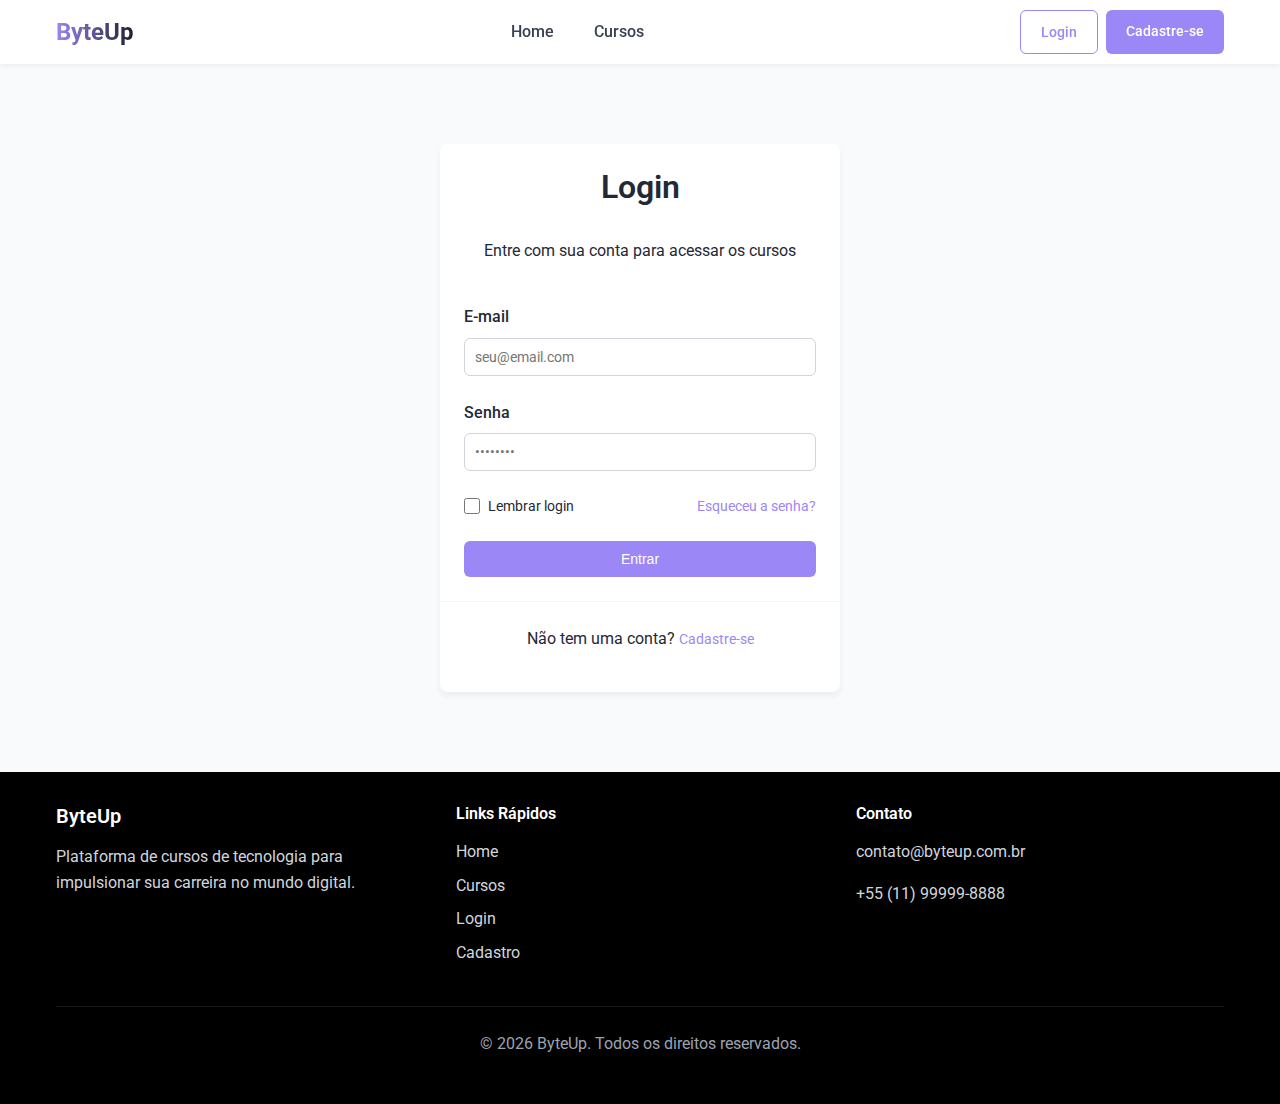
<file: assets/data/login.html>
<!DOCTYPE html>
<html lang="pt-BR">

<head>
    <meta charset="UTF-8">
    <meta name="viewport" content="width=device-width, initial-scale=1.0">
    <title>Login - ByteUp</title>
    <meta name="description" content="Faça login na ByteUp para acessar nossos cursos de tecnologia.">
    <link rel="stylesheet" href="/assets/css/styles.css">
    <link rel="preconnect" href="https://fonts.googleapis.com">
    <link rel="preconnect" href="https://fonts.gstatic.com" crossorigin>
    <link href="https://fonts.googleapis.com/css2?family=Inter:wght@300;400;500;600;700&display=swap" rel="stylesheet">
    <style>
        .auth-container {
            display: flex;
            align-items: center;
            justify-content: center;
            min-height: calc(100vh - 4rem - 8rem);
            padding: 2rem 1rem;
            background-color: var(--gray-50);
        }

        .auth-card {
            width: 100%;
            max-width: 400px;
            background-color: var(--white);
            border-radius: 0.5rem;
            box-shadow: 0 4px 6px rgba(0, 0, 0, 0.05);
            overflow: hidden;
        }

        .auth-header {
            padding: 1.5rem;
            text-align: center;
        }

        .auth-content {
            padding: 0 1.5rem 1.5rem;
        }

        .form-group {
            margin-bottom: 1.5rem;
        }

        .form-label {
            display: block;
            margin-bottom: 0.5rem;
            font-weight: 500;
        }

        .form-input {
            width: 100%;
            padding: 0.625rem;
            border: 1px solid var(--gray-300);
            border-radius: 0.375rem;
            font-family: inherit;
            font-size: 0.875rem;
        }

        .form-input:focus {
            outline: none;
            border-color: var(--byteup-purple);
            box-shadow: 0 0 0 3px rgba(155, 135, 245, 0.2);
        }

        .form-error {
            color: #EF4444;
            font-size: 0.75rem;
            margin-top: 0.25rem;
        }

        .form-footer {
            display: flex;
            align-items: center;
            justify-content: space-between;
            margin-bottom: 1.5rem;
        }

        .form-footer label {
            display: flex;
            align-items: center;
            font-size: 0.875rem;
            cursor: pointer;
        }

        .checkbox {
            margin-right: 0.5rem;
            width: 1rem;
            height: 1rem;
        }

        .forgot-password {
            font-size: 0.875rem;
            color: var(--byteup-purple);
        }

        .forgot-password:hover {
            text-decoration: underline;
        }

        .auth-footer {
            padding: 1.5rem;
            text-align: center;
            border-top: 1px solid var(--gray-100);
        }
    </style>
</head>

<body>
    <header>
        <nav class="navbar">
            <div class="container">
                <div class="navbar-content">
                    <a href="../../index.html" class="logo">ByteUp</a>

                    <div class="desktop-nav">
                        <a href="../../index.html" class="nav-link">Home</a>
                        <a href="/assets/pages/courses.html" class="nav-link">Cursos</a>
                    </div>

                    <div class="desktop-buttons">
                        <a href="/assets/data/login.html" class="btn btn-outline">Login</a>
                        <a href="/assets/data/register.html" class="btn btn-primary">Cadastre-se</a>
                    </div>

                    <button id="mobile-menu-btn" class="mobile-menu-btn">
                        <span class="menu-icon"></span>
                    </button>
                </div>

                <div id="mobile-menu" class="mobile-menu">
                    <div class="mobile-nav">
                        <a href="../../index.html" class="nav-link">Home</a>
                        <a href="/assets/pages/courses.html" class="nav-link">Cursos</a>
                    </div>
                    <div class="mobile-buttons">
                        <a href="/assets/data/login.html" class="btn btn-outline w-full">Login</a>
                        <a href="/assets/data/register.html" class="btn btn-primary w-full">Cadastre-se</a>
                    </div>
                </div>
            </div>
        </nav>
    </header>

    <main>
        <div class="auth-container">
            <div class="auth-card">
                <div class="auth-header">
                    <h2>Login</h2>
                    <p>Entre com sua conta para acessar os cursos</p>
                </div>

                <form id="login-form" class="auth-content">
                    <div class="form-group">
                        <label for="email" class="form-label">E-mail</label>
                        <input type="email" id="email" class="form-input" placeholder="seu@email.com" required>
                        <div id="email-error" class="form-error"></div>
                    </div>

                    <div class="form-group">
                        <label for="password" class="form-label">Senha</label>
                        <input type="password" id="password" class="form-input" placeholder="••••••••" required>
                        <div id="password-error" class="form-error"></div>
                    </div>

                    <div class="form-footer">
                        <label>
                            <input type="checkbox" id="remember" class="checkbox">
                            Lembrar login
                        </label>
                        <a href="#" class="forgot-password">Esqueceu a senha?</a>
                    </div>

                    <button type="submit" id="login-button" class="btn btn-primary w-full">Entrar</button>
                </form>

                <div class="auth-footer">
                    <p>Não tem uma conta? <a href="/assets/data/register.html" class="forgot-password">Cadastre-se</a>
                    </p>
                </div>
            </div>
        </div>
    </main>

    <footer>
        <div class="container">
            <div class="footer-grid">
                <div class="footer-column">
                    <h3>ByteUp</h3>
                    <p>Plataforma de cursos de tecnologia para impulsionar sua carreira no mundo digital.</p>
                </div>

                <div class="footer-column">
                    <h4>Links Rápidos</h4>
                    <ul>
                        <li><a href="../../index.html">Home</a></li>
                        <li><a href="/assets/pages/courses.html">Cursos</a></li>
                        <li><a href="/assets/data/login.html">Login</a></li>
                        <li><a href="/assets/data/register.html">Cadastro</a></li>
                    </ul>
                </div>

                <div class="footer-column">
                    <h4>Contato</h4>
                    <p>contato@byteup.com.br</p>
                    <p>+55 (11) 99999-8888</p>
                </div>
            </div>

            <div class="footer-bottom">
                <p>&copy; <span id="current-year"></span> ByteUp. Todos os direitos reservados.</p>
            </div>
        </div>
    </footer>

    <script src="/assets/js/script.js"></script>
    <script>
        // Form validation for login
        document.addEventListener('DOMContentLoaded', function () {
            const loginForm = document.getElementById('login-form');
            const emailInput = document.getElementById('email');
            const passwordInput = document.getElementById('password');
            const emailError = document.getElementById('email-error');
            const passwordError = document.getElementById('password-error');
            const loginButton = document.getElementById('login-button');

            loginForm.addEventListener('submit', function (e) {
                e.preventDefault();
                let isValid = true;

                // Reset errors
                emailError.textContent = '';
                passwordError.textContent = '';

                // Validate email
                if (!emailInput.value) {
                    emailError.textContent = 'E-mail é obrigatório';
                    isValid = false;
                } else if (!/\S+@\S+\.\S+/.test(emailInput.value)) {
                    emailError.textContent = 'Formato de e-mail inválido';
                    isValid = false;
                }

                // Validate password
                if (!passwordInput.value) {
                    passwordError.textContent = 'Senha é obrigatória';
                    isValid = false;
                } else if (passwordInput.value.length < 6) {
                    passwordError.textContent = 'Senha deve ter pelo menos 6 caracteres';
                    isValid = false;
                }

                if (isValid) {
                    // Show loading state
                    loginButton.textContent = 'Entrando...';
                    loginButton.disabled = true;

                    // Simulate API call
                    setTimeout(function () {
                        alert('Login realizado com sucesso!');
                        loginButton.textContent = 'Entrar';
                        loginButton.disabled = false;
                    }, 1500);
                }
            });
        });
    </script>
</body>

</html>
</file>
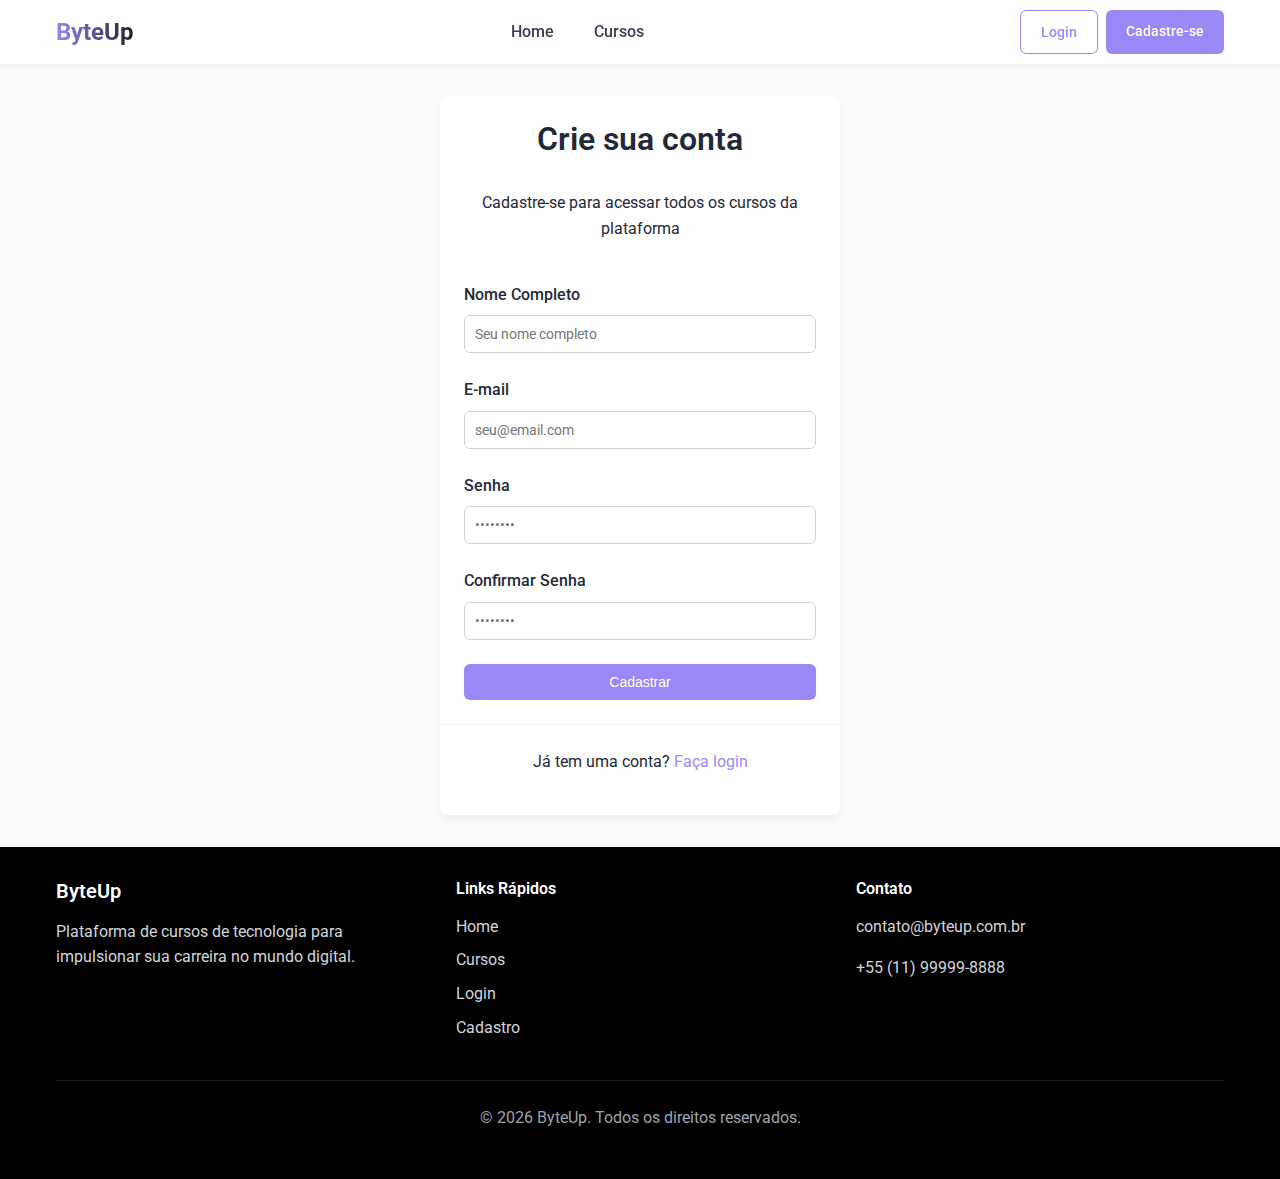
<file: assets/data/register.html>
<!DOCTYPE html>
<html lang="pt-BR">

<head>
    <meta charset="UTF-8">
    <meta name="viewport" content="width=device-width, initial-scale=1.0">
    <title>Cadastro - ByteUp</title>
    <meta name="description" content="Crie sua conta na ByteUp para acessar nossos cursos de tecnologia.">
    <link rel="stylesheet" href="/assets/css/styles.css">
    <link rel="preconnect" href="https://fonts.googleapis.com">
    <link rel="preconnect" href="https://fonts.gstatic.com" crossorigin>
    <link href="https://fonts.googleapis.com/css2?family=Inter:wght@300;400;500;600;700&display=swap" rel="stylesheet">
    <style>
        .auth-container {
            display: flex;
            align-items: center;
            justify-content: center;
            min-height: calc(100vh - 4rem - 8rem);
            padding: 2rem 1rem;
            background-color: var(--gray-50);
        }

        .auth-card {
            width: 100%;
            max-width: 400px;
            background-color: var(--white);
            border-radius: 0.5rem;
            box-shadow: 0 4px 6px rgba(0, 0, 0, 0.05);
            overflow: hidden;
        }

        .auth-header {
            padding: 1.5rem;
            text-align: center;
        }

        .auth-content {
            padding: 0 1.5rem 1.5rem;
        }

        .form-group {
            margin-bottom: 1.5rem;
        }

        .form-label {
            display: block;
            margin-bottom: 0.5rem;
            font-weight: 500;
        }

        .form-input {
            width: 100%;
            padding: 0.625rem;
            border: 1px solid var(--gray-300);
            border-radius: 0.375rem;
            font-family: inherit;
            font-size: 0.875rem;
        }

        .form-input:focus {
            outline: none;
            border-color: var(--byteup-purple);
            box-shadow: 0 0 0 3px rgba(155, 135, 245, 0.2);
        }

        .form-error {
            color: #EF4444;
            font-size: 0.75rem;
            margin-top: 0.25rem;
        }

        .auth-footer {
            padding: 1.5rem;
            text-align: center;
            border-top: 1px solid var(--gray-100);
        }

        .login-link {
            color: var(--byteup-purple);
        }

        .login-link:hover {
            text-decoration: underline;
        }
    </style>
</head>

<body>
    <header>
        <nav class="navbar">
            <div class="container">
                <div class="navbar-content">
                    <a href="../../index.html" class="logo">ByteUp</a>

                    <div class="desktop-nav">
                        <a href="../../index.html" class="nav-link">Home</a>
                        <a href="/assets/pages/courses.html" class="nav-link">Cursos</a>
                    </div>

                    <div class="desktop-buttons">
                        <a href="/assets/data/login.html" class="btn btn-outline">Login</a>
                        <a href="/assets/data/register.html" class="btn btn-primary">Cadastre-se</a>
                    </div>

                    <button id="mobile-menu-btn" class="mobile-menu-btn">
                        <span class="menu-icon"></span>
                    </button>
                </div>

                <div id="mobile-menu" class="mobile-menu">
                    <div class="mobile-nav">
                        <a href="../../index.html" class="nav-link">Home</a>
                        <a href="/assets/pages/courses.html" class="nav-link">Cursos</a>
                    </div>
                    <div class="mobile-buttons">
                        <a href="/assets/data/login.html" class="btn btn-outline w-full">Login</a>
                        <a href="/assets/data/register.html" class="btn btn-primary w-full">Cadastre-se</a>
                    </div>
                </div>
            </div>
        </nav>
    </header>

    <main>
        <div class="auth-container">
            <div class="auth-card">
                <div class="auth-header">
                    <h2>Crie sua conta</h2>
                    <p>Cadastre-se para acessar todos os cursos da plataforma</p>
                </div>

                <form id="register-form" class="auth-content">
                    <div class="form-group">
                        <label for="name" class="form-label">Nome Completo</label>
                        <input type="text" id="name" class="form-input" placeholder="Seu nome completo" required>
                        <div id="name-error" class="form-error"></div>
                    </div>

                    <div class="form-group">
                        <label for="email" class="form-label">E-mail</label>
                        <input type="email" id="email" class="form-input" placeholder="seu@email.com" required>
                        <div id="email-error" class="form-error"></div>
                    </div>

                    <div class="form-group">
                        <label for="password" class="form-label">Senha</label>
                        <input type="password" id="password" class="form-input" placeholder="••••••••" required>
                        <div id="password-error" class="form-error"></div>
                    </div>

                    <div class="form-group">
                        <label for="confirm-password" class="form-label">Confirmar Senha</label>
                        <input type="password" id="confirm-password" class="form-input" placeholder="••••••••" required>
                        <div id="confirm-password-error" class="form-error"></div>
                    </div>

                    <button type="submit" id="register-button" class="btn btn-primary w-full">Cadastrar</button>
                </form>

                <div class="auth-footer">
                    <p>Já tem uma conta? <a href="/assets/data/login.html" class="login-link">Faça login</a></p>
                </div>
            </div>
        </div>
    </main>

    <footer>
        <div class="container">
            <div class="footer-grid">
                <div class="footer-column">
                    <h3>ByteUp</h3>
                    <p>Plataforma de cursos de tecnologia para impulsionar sua carreira no mundo digital.</p>
                </div>

                <div class="footer-column">
                    <h4>Links Rápidos</h4>
                    <ul>
                        <li><a href="../../index.html">Home</a></li>
                        <li><a href="/assets/pages/courses.html">Cursos</a></li>
                        <li><a href="/assets/data/login.html">Login</a></li>
                        <li><a href="/assets/data/register.html">Cadastro</a></li>
                    </ul>
                </div>

                <div class="footer-column">
                    <h4>Contato</h4>
                    <p>contato@byteup.com.br</p>
                    <p>+55 (11) 99999-8888</p>
                </div>
            </div>

            <div class="footer-bottom">
                <p>&copy; <span id="current-year"></span> ByteUp. Todos os direitos reservados.</p>
            </div>
        </div>
    </footer>

    <script src="/assets/js/script.js"></script>
    <script>
        // Form validation for registration
        document.addEventListener('DOMContentLoaded', function () {
            const registerForm = document.getElementById('register-form');
            const nameInput = document.getElementById('name');
            const emailInput = document.getElementById('email');
            const passwordInput = document.getElementById('password');
            const confirmPasswordInput = document.getElementById('confirm-password');
            const nameError = document.getElementById('name-error');
            const emailError = document.getElementById('email-error');
            const passwordError = document.getElementById('password-error');
            const confirmPasswordError = document.getElementById('confirm-password-error');
            const registerButton = document.getElementById('register-button');

            registerForm.addEventListener('submit', function (e) {
                e.preventDefault();
                let isValid = true;

                // Reset errors
                nameError.textContent = '';
                emailError.textContent = '';
                passwordError.textContent = '';
                confirmPasswordError.textContent = '';

                // Validate name
                if (!nameInput.value.trim()) {
                    nameError.textContent = 'Nome completo é obrigatório';
                    isValid = false;
                }

                // Validate email
                if (!emailInput.value) {
                    emailError.textContent = 'E-mail é obrigatório';
                    isValid = false;
                } else if (!/\S+@\S+\.\S+/.test(emailInput.value)) {
                    emailError.textContent = 'Formato de e-mail inválido';
                    isValid = false;
                }

                // Validate password
                if (!passwordInput.value) {
                    passwordError.textContent = 'Senha é obrigatória';
                    isValid = false;
                } else if (passwordInput.value.length < 6) {
                    passwordError.textContent = 'Senha deve ter pelo menos 6 caracteres';
                    isValid = false;
                }

                // Validate password confirmation
                if (!confirmPasswordInput.value) {
                    confirmPasswordError.textContent = 'Confirmação de senha é obrigatória';
                    isValid = false;
                } else if (passwordInput.value !== confirmPasswordInput.value) {
                    confirmPasswordError.textContent = 'As senhas não conferem';
                    isValid = false;
                }

                if (isValid) {
                    // Show loading state
                    registerButton.textContent = 'Criando conta...';
                    registerButton.disabled = true;

                    // Simulate API call
                    setTimeout(function () {
                        alert('Cadastro realizado com sucesso!');
                        registerButton.textContent = 'Cadastrar';
                        registerButton.disabled = false;
                        registerForm.reset();
                    }, 1500);
                }
            });
        });
    </script>
</body>

</html>
</file>
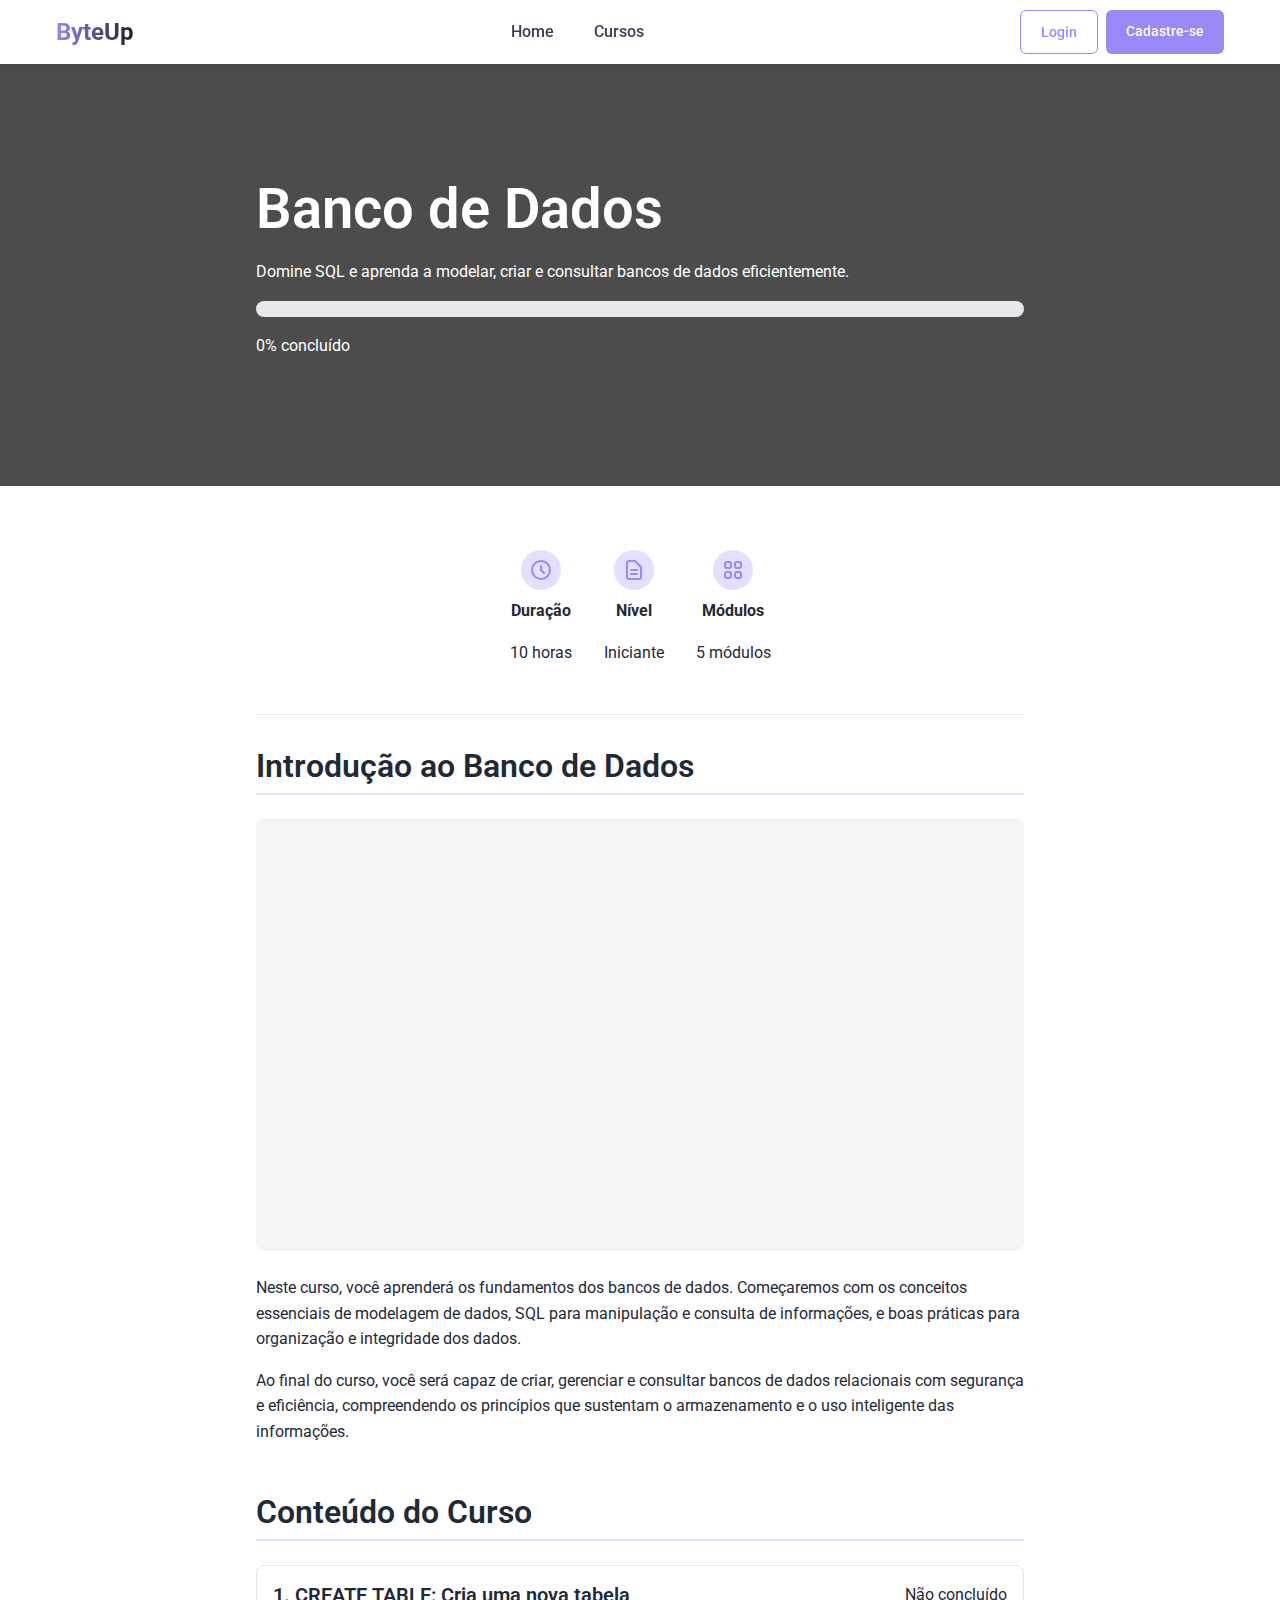
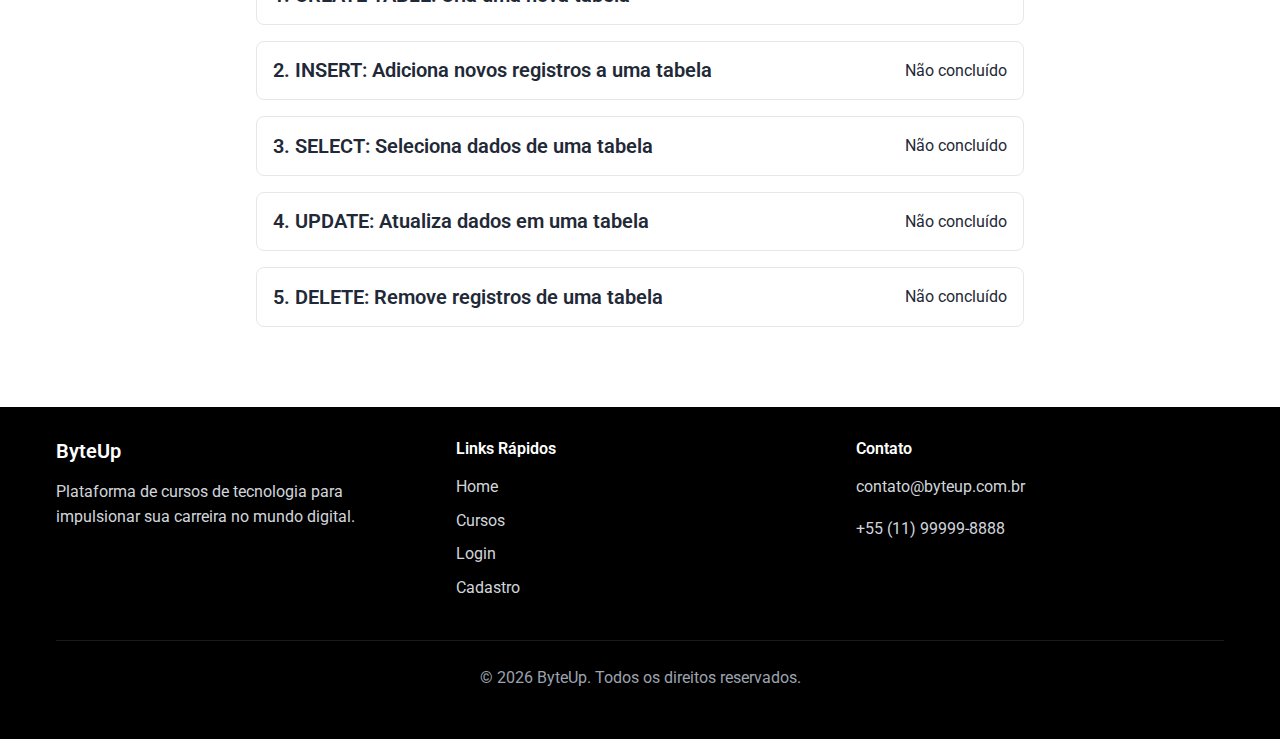
<file: assets/pages/courses/database.html>
<!DOCTYPE html>
<html lang="pt-BR">

<head>
  <meta charset="UTF-8">
  <meta name="viewport" content="width=device-width, initial-scale=1.0">
  <title>Lab DB - ByteUp</title>
  <meta name="description"
    content="Aprenda desenvolvimento web com HTML, CSS e JavaScript. Crie sites interativos do zero.">
  <link rel="stylesheet" href="/assets/css/styles.css">
  <link rel="preconnect" href="https://fonts.googleapis.com">
  <link rel="preconnect" href="https://fonts.gstatic.com" crossorigin>
  <style>
    .course-hero {
      background: linear-gradient(rgba(0, 0, 0, 0.7), rgba(0, 0, 0, 0.7)),
        url('https://images.unsplash.com/photo-1544383835-bda2bc66a55d?ixlib=rb-4.0.3&auto=format&fit=crop&w=600&q=80');
      background-size: cover;
      background-position: center;
      color: var(--white);
      padding: 5rem 0;
    }

    .course-content-container {
      max-width: 800px;
      margin: 0 auto;
      padding: 2rem 1rem;
    }

    .course-section {
      margin-bottom: 3rem;
    }

    .course-section h2 {
      text-align: left;
      margin-bottom: 1.5rem;
      padding-bottom: 0.5rem;
      border-bottom: 2px solid var(--byteup-light);
    }

    .video-container {
      position: relative;
      width: 100%;
      padding-bottom: 56.25%;
      /* 16:9 aspect ratio */
      height: 0;
      overflow: hidden;
      margin-bottom: 1.5rem;
      background-color: var(--gray-100);
      border-radius: 0.5rem;
    }

    .video-container iframe {
      position: absolute;
      top: 0;
      left: 0;
      width: 100%;
      height: 100%;
      border: none;
    }

    .topic-list {
      list-style-type: none;
      padding: 0;
    }

    .topic-item {
      padding: 1rem;
      margin-bottom: 1rem;
      border: 1px solid var(--gray-200);
      border-radius: 0.5rem;
      background-color: var(--white);
      cursor: pointer;
      transition: all 0.3s ease;
    }

    .topic-item:hover {
      border-color: var(--byteup-purple);
      transform: translateY(-2px);
    }

    .topic-header {
      display: flex;
      justify-content: space-between;
      align-items: center;
    }

    .topic-title {
      font-weight: 600;
      margin: 0;
    }

    .topic-content {
      margin-top: 1rem;
      display: none;
    }

    .topic-item.active .topic-content {
      display: block;
    }

    .course-info {
      display: flex;
      justify-content: center;
      flex-wrap: wrap;
      gap: 2rem;
      padding: 2rem 0;
      margin-bottom: 2rem;
      border-bottom: 1px solid var(--gray-200);
    }

    .info-item {
      display: flex;
      flex-direction: column;
      align-items: center;
      text-align: center;
    }

    .info-icon {
      margin-bottom: 0.5rem;
      width: 2.5rem;
      height: 2.5rem;
      display: flex;
      align-items: center;
      justify-content: center;
      background-color: var(--byteup-light);
      color: var(--byteup-purple);
      border-radius: 9999px;
    }

    .progress-container {
      width: 100%;
      height: 1rem;
      background-color: var(--gray-200);
      border-radius: 9999px;
      margin: 1rem 0;
    }

    .progress-bar {
      height: 100%;
      background-color: var(--byteup-purple);
      border-radius: 9999px;
      width: 0%;
      /* Will be updated by JavaScript */
      transition: width 0.3s ease;
    }
  </style>
</head>

<body data-course-id="sql-basico">
  <header>
    <nav class="navbar">
      <div class="container">
        <div class="navbar-content">
          <a href="../../../index.html" class="logo">ByteUp</a>

          <div class="desktop-nav">
            <a href="../../../index.html" class="nav-link">Home</a>
            <a href="/assets/pages/courses.html" class="nav-link">Cursos</a>
          </div>

          <div class="desktop-buttons">
            <a href="/assets/data/login.html" class="btn btn-outline">Login</a>
            <a href="/assets/data/register.html" class="btn btn-primary">Cadastre-se</a>
          </div>

          <button id="mobile-menu-btn" class="mobile-menu-btn">
            <span class="menu-icon"></span>
          </button>
        </div>

        <div id="mobile-menu" class="mobile-menu">
          <div class="mobile-nav">
            <a href="../../../index.html" class="nav-link">Home</a>
            <a href="/assets/pages/courses.html" class="nav-link">Cursos</a>
          </div>
          <div class="mobile-buttons">
            <a href="/assets/data/login.html" class="btn btn-outline w-full">Login</a>
            <a href="/assets/data/register.html" class="btn btn-primary w-full">Cadastre-se</a>
          </div>
        </div>
      </div>
    </nav>
  </header>

  <main>
    <section class="course-hero">
      <div class="container">
        <div class="course-content-container">
          <h1>Banco de Dados</h1>
          <p class="mb-4">Domine SQL e aprenda a modelar, criar e consultar bancos de dados eficientemente. </p>

          <div class="progress-container">
            <div class="progress-bar" id="course-progress"></div>
          </div>
          <p id="progress-text">0% concluído</p>
        </div>
      </div>
    </section>

    <div class="course-content-container">
      <div class="course-info">
        <div class="info-item">
          <div class="info-icon">
            <svg xmlns="http://www.w3.org/2000/svg" fill="none" viewBox="0 0 24 24" stroke="currentColor" width="24"
              height="24">
              <path stroke-linecap="round" stroke-linejoin="round" stroke-width="2"
                d="M12 8v4l3 3m6-3a9 9 0 11-18 0 9 9 0 0118 0z" />
            </svg>
          </div>
          <p><strong>Duração</strong></p>
          <p>10 horas</p>
        </div>

        <div class="info-item">
          <div class="info-icon">
            <svg xmlns="http://www.w3.org/2000/svg" fill="none" viewBox="0 0 24 24" stroke="currentColor" width="24"
              height="24">
              <path stroke-linecap="round" stroke-linejoin="round" stroke-width="2"
                d="M9 12h6m-6 4h6m2 5H7a2 2 0 01-2-2V5a2 2 0 012-2h5.586a1 1 0 01.707.293l5.414 5.414a1 1 0 01.293.707V19a2 2 0 01-2 2z" />
            </svg>
          </div>
          <p><strong>Nível</strong></p>
          <p>Iniciante</p>
        </div>

        <div class="info-item">
          <div class="info-icon">
            <svg xmlns="http://www.w3.org/2000/svg" fill="none" viewBox="0 0 24 24" stroke="currentColor" width="24"
              height="24">
              <path stroke-linecap="round" stroke-linejoin="round" stroke-width="2"
                d="M4 6a2 2 0 012-2h2a2 2 0 012 2v2a2 2 0 01-2 2H6a2 2 0 01-2-2V6zM14 6a2 2 0 012-2h2a2 2 0 012 2v2a2 2 0 01-2 2h-2a2 2 0 01-2-2V6zM4 16a2 2 0 012-2h2a2 2 0 012 2v2a2 2 0 01-2 2H6a2 2 0 01-2-2v-2zM14 16a2 2 0 012-2h2a2 2 0 012 2v2a2 2 0 01-2 2h-2a2 2 0 01-2-2v-2z" />
            </svg>
          </div>
          <p><strong>Módulos</strong></p>
          <p>5 módulos</p>
        </div>
      </div>

      <section class="course-section">
        <h2>Introdução ao Banco de Dados</h2>

        <div class="video-container">
          <!-- Placeholder for video - in a real app, this would be a real video -->
          <iframe src="https://www.youtube.com/embed/dQw4w9WgXcQ" allowfullscreen></iframe>
        </div>

        <p>Neste curso, você aprenderá os fundamentos dos bancos de dados. Começaremos com os conceitos essenciais de
          modelagem de dados, SQL para manipulação e consulta de informações, e boas práticas para organização e
          integridade dos dados.</p>

        <p>Ao final do curso, você será capaz de criar, gerenciar e consultar bancos de dados relacionais com segurança
          e
          eficiência, compreendendo os princípios que sustentam o armazenamento e o uso inteligente das informações.</p>
      </section>

      <section class="course-section">
        <h2>Conteúdo do Curso</h2>

        <ul class="topic-list">
          <li class="topic-item" data-id="html-basics">
            <div class="topic-header">
              <h3 class="topic-title">1. CREATE TABLE: Cria uma nova tabela</h3>
              <span class="complete-status">Não concluído</span>
            </div>
            <div class="topic-content">
              <h2>🎓 O que é o comando <code>CREATE</code> no SQL?</h2>
              <p>O comando <code>CREATE</code> é usado para <strong>criar algo novo</strong> no banco de dados —
                normalmente uma <strong>tabela</strong> 📋.</p>
              <br>

              <h3>🏗️ Analogia com construção de casa:</h3>
              <p>Imagine que você é um arquiteto e vai construir uma casa 🏠. Antes de decorar, você precisa montar a
                estrutura. O <code>CREATE TABLE</code> faz exatamente isso no banco de dados!</p>
              <br>
              <p>🧱 <strong>Cômodos</strong> = colunas (ex: nome, idade, e-mail)</p>
              <p>📦 <strong>Tipos</strong> = tipo de dado (ex: texto, número)</p>
              <p>⚖️ <strong>Regras</strong> = se pode ser nulo, chave primária, etc.</p>
              <button class="btn btn-primary mt-4 complete-button" data-id="html-basics">Marcar como concluído</button>
            </div>
          </li>

          <li class="topic-item" data-id="css-basics">
            <div class="topic-header">
              <h3 class="topic-title">2. INSERT: Adiciona novos registros a uma tabela</h3>
              <span class="complete-status">Não concluído</span>
            </div>
            <div class="topic-content">
              <h2>🎓 O que é o comando <code>INSERT</code> no SQL?</h2>
              <p>O comando <code>INSERT</code> é usado para <strong>adicionar novos dados</strong> em uma tabela
                existente do banco de dados 🧾.</p>
              <br>

              <h3>🍕 Analogia com um pedido de pizza:</h3>
              <p>Imagine que você trabalha em uma pizzaria. A estrutura da pizzaria (a tabela) já existe — você só
                precisa adicionar um novo <strong>pedido</strong> no sistema 🧑‍🍳.</p>
              <br>

              <p>🛒 <strong>Pedido novo</strong> = linha (ou registro) que está sendo adicionada</p>
              <p>🧍‍♀️ <strong>Cliente</strong> = os dados reais que preenchem a linha</p>
              <p>📋 <strong>Campos do pedido</strong> = colunas da tabela (ex: nome, idade, email)</p>

              <button class="btn btn-primary mt-4 complete-button" data-id="css-basics">Marcar como concluído</button>
            </div>
          </li>

          <li class="topic-item" data-id="js-basics">
            <div class="topic-header">
              <h3 class="topic-title">3. SELECT: Seleciona dados de uma tabela</h3>
              <span class="complete-status">Não concluído</span>
            </div>
            <div class="topic-content">
              <h2>🎓 O que é o comando <code>SELECT</code> no SQL?</h2>
              <p>O comando <code>SELECT</code> é usado para <strong>consultar e exibir dados</strong> de uma tabela
                existente no banco de dados 🔍.</p>
              <br>

              <h3>📚 Analogia com uma biblioteca:</h3>
              <p>Imagine que você está em uma biblioteca. As estantes e livros já estão lá (a tabela) — você só quer
                <strong>procurar e visualizar</strong> informações específicas 📖.
              </p>
              <br>

              <p>🗂️ <strong>Estante</strong> = tabela com todos os dados armazenados</p>
              <p>📄 <strong>Livro</strong> = cada linha (ou registro) com informações completas</p>
              <p>🔖 <strong>Capítulos ou trechos</strong> = colunas específicas que você quer ver (ex: nome, email,
                idade)</p>
              <button class="btn btn-primary mt-4 complete-button" data-id="js-basics">Marcar como concluído</button>
            </div>
          </li>

          <li class="topic-item" data-id="project">
            <div class="topic-header">
              <h3 class="topic-title">4. UPDATE: Atualiza dados em uma tabela</h3>
              <span class="complete-status">Não concluído</span>
            </div>
            <div class="topic-content">
              <h2>🎓 O que é o comando <code>UPDATE</code> no SQL?</h2>
              <p>O comando <code>UPDATE</code> é usado para <strong>modificar dados existentes</strong> em uma tabela do
                banco de dados 🛠️.</p>
              <br>

              <h3>📝 Analogia com um cadastro de alunos:</h3>
              <p>Imagine que você tem uma ficha de cadastro de um aluno. Se ele trocou de endereço ou telefone, você vai
                <strong>atualizar essa informação</strong> na ficha 📋.
              </p>
              <br>

              <p>👤 <strong>Aluno</strong> = uma linha (registro) já existente</p>
              <p>📞 <strong>Telefone novo</strong> = o dado que está sendo alterado</p>
              <p>🗃️ <strong>Campo a ser atualizado</strong> = a coluna específica (ex: telefone, endereço)</p>

              <button class="btn btn-primary mt-4 complete-button" data-id="project">Marcar como concluído</button>
            </div>
          </li>

          <li class="topic-item" data-id="delete">
            <div class="topic-header">
              <h3 class="topic-title">5. DELETE: Remove registros de uma tabela</h3>
              <span class="complete-status">Não concluído</span>
            </div>
            <div class="topic-content">
              <h2>🎓 O que é o comando <code>DELETE</code> no SQL?</h2>
              <p>O comando <code>DELETE</code> é usado para <strong>remover dados</strong> de uma tabela do banco de
                dados 🚫.</p>
              <br>

              <h3>🧹 Analogia com uma lista de presença:</h3>
              <p>Imagine que um aluno cancelou a matrícula. Você vai <strong>riscar o nome dele</strong> da lista de
                presença 🧾.</p>
              <br>

              <p>📃 <strong>Lista de presença</strong> = a tabela com todos os registros</p>
              <p>❌ <strong>Aluno removido</strong> = a linha (registro) que será excluída</p>
              <p>🔍 <strong>Critério de remoção</strong> = condição usada para saber quem deve ser deletado (ex: id = 3)
              </p>

              <button class="btn btn-primary mt-4 complete-button" data-id="delete">Marcar como concluído</button>
            </div>
          </li>
        </ul>
      </section>
    </div>
  </main>

  <footer>
    <div class="container">
      <div class="footer-grid">
        <div class="footer-column">
          <h3>ByteUp</h3>
          <p>Plataforma de cursos de tecnologia para impulsionar sua carreira no mundo digital.</p>
        </div>

        <div class="footer-column">
          <h4>Links Rápidos</h4>
          <ul>
            <li><a href="../../../../index.html">Home</a></li>
            <li><a href="/assets/pages/courses.html">Cursos</a></li>
            <li><a href="/assets/data/login.html">Login</a></li>
            <li><a href="/assets/data/register.html">Cadastro</a></li>
          </ul>
        </div>

        <div class="footer-column">
          <h4>Contato</h4>
          <p>contato@byteup.com.br</p>
          <p>+55 (11) 99999-8888</p>
        </div>
      </div>

      <div class="footer-bottom">
        <p>&copy; <span id="current-year"></span> ByteUp. Todos os direitos reservados.</p>
      </div>
    </div>
  </footer>

  <script src="/assets/js/script.js"></script>
  <script>
    document.addEventListener('DOMContentLoaded', function () {
      // Set current year
      document.getElementById('current-year').textContent = new Date().getFullYear();

      // Definir o ID do curso atual (exemplo: "dev-systems")
      const courseId = document.body.getAttribute('data-course-id') || 'default-course';
      const storageKey = `${courseId}-progress`;

      // Topic expand/collapse functionality
      const topicItems = document.querySelectorAll('.topic-item');

      topicItems.forEach(item => {
        const header = item.querySelector('.topic-header');

        header.addEventListener('click', () => {
          // Close all other items
          topicItems.forEach(otherItem => {
            if (otherItem !== item && otherItem.classList.contains('active')) {
              otherItem.classList.remove('active');
            }
          });

          // Toggle current item
          item.classList.toggle('active');
        });
      });

      // Progress tracking
      const completeButtons = document.querySelectorAll('.complete-button');
      const progressBar = document.getElementById('course-progress');
      const progressText = document.getElementById('progress-text');
      const totalTopics = completeButtons.length;

      // Check localStorage for saved progress
      let completedTopics = JSON.parse(localStorage.getItem(storageKey)) || []; // <-- ALTERADO

      // Update UI based on saved progress
      updateProgress();

      completeButtons.forEach(button => {
        const topicId = button.getAttribute('data-id');
        const topicItem = document.querySelector(`.topic-item[data-id="${topicId}"]`);
        const statusSpan = topicItem.querySelector('.complete-status');

        // Set initial state based on localStorage
        if (completedTopics.includes(topicId)) {
          statusSpan.textContent = 'Concluído';
          statusSpan.style.color = 'var(--byteup-purple)';
          button.textContent = 'Marcar como não concluído';
        }

        button.addEventListener('click', () => {
          if (completedTopics.includes(topicId)) {
            // Remove from completed
            completedTopics = completedTopics.filter(id => id !== topicId);
            statusSpan.textContent = 'Não concluído';
            statusSpan.style.color = '';
            button.textContent = 'Marcar como concluído';
          } else {
            // Add to completed
            completedTopics.push(topicId);
            statusSpan.textContent = 'Concluído';
            statusSpan.style.color = 'var(--byteup-purple)';
            button.textContent = 'Marcar como não concluído';
          }

          // Save to localStorage com courseId específico
          localStorage.setItem(storageKey, JSON.stringify(completedTopics)); // <-- ALTERADO

          // Update progress display
          updateProgress();
        });
      });

      function updateProgress() {
        const progressPercentage = (completedTopics.length / totalTopics) * 100;
        progressBar.style.width = `${progressPercentage}%`;
        progressText.textContent = `${Math.round(progressPercentage)}% concluído`;
      }
    });
  </script>

</body>

</html>
</file>
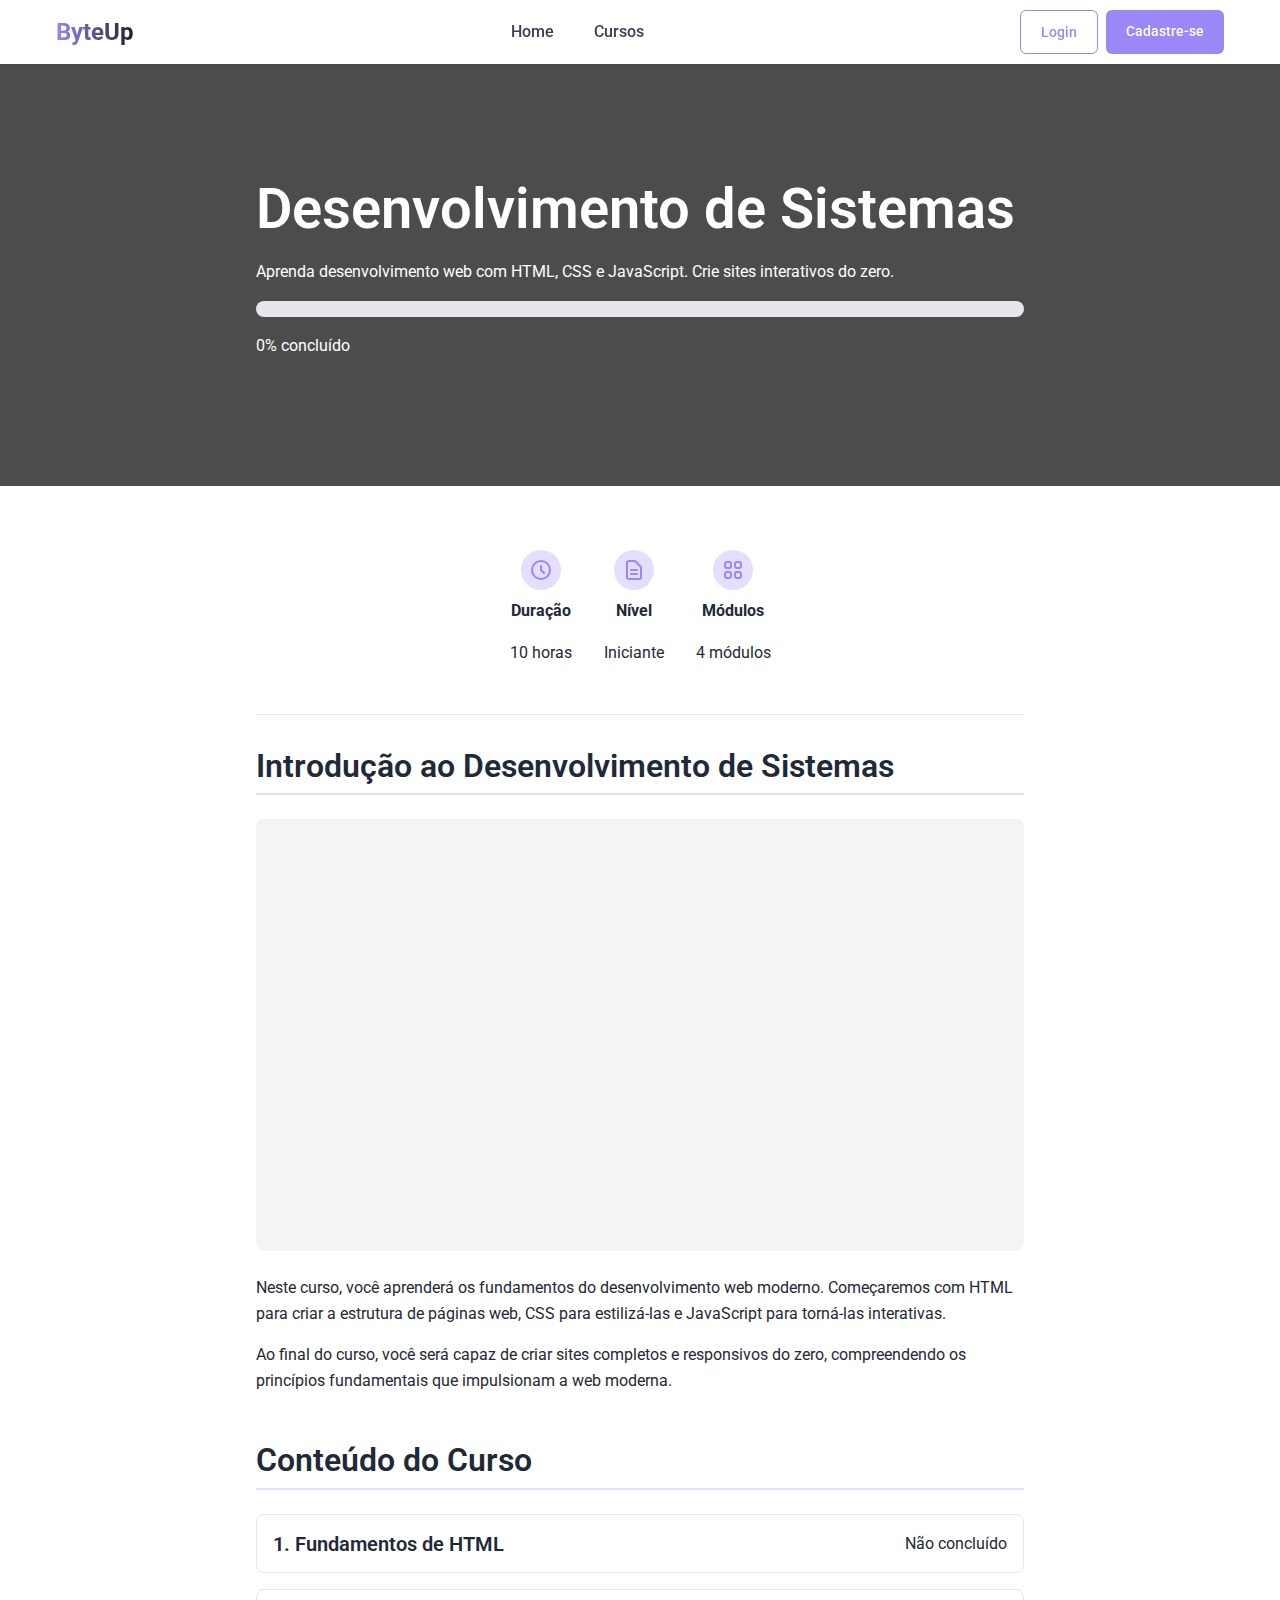
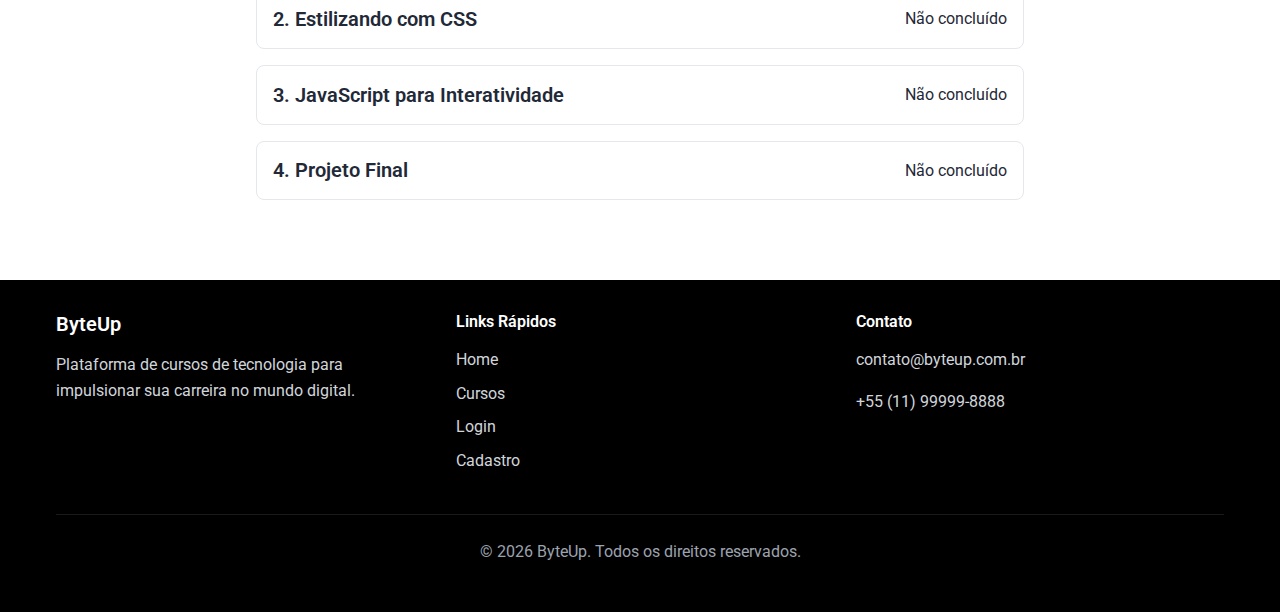
<file: assets/pages/courses/development.html>
<!DOCTYPE html>
<html lang="pt-BR">

<head>
  <meta charset="UTF-8">
  <meta name="viewport" content="width=device-width, initial-scale=1.0">
  <title>Desenvolvimento de Sistemas - ByteUp</title>
  <meta name="description"
    content="Aprenda desenvolvimento web com HTML, CSS e JavaScript. Crie sites interativos do zero.">
  <link rel="stylesheet" href="/assets/css/styles.css">
  <link rel="preconnect" href="https://fonts.googleapis.com">
  <link rel="preconnect" href="https://fonts.gstatic.com" crossorigin>
  <link href="https://fonts.googleapis.com/css2?family=Inter:wght@300;400;500;600;700&display=swap" rel="stylesheet">
  <style>
    .course-hero {
      background: linear-gradient(rgba(0, 0, 0, 0.7), rgba(0, 0, 0, 0.7)),
        url('https://images.unsplash.com/photo-1571171637578-41bc2dd41cd2?ixlib=rb-4.0.3&auto=format&fit=crop&w=1200&q=80');
      background-size: cover;
      background-position: center;
      color: var(--white);
      padding: 5rem 0;
    }

    .course-content-container {
      max-width: 800px;
      margin: 0 auto;
      padding: 2rem 1rem;
    }

    .course-section {
      margin-bottom: 3rem;
    }

    .course-section h2 {
      text-align: left;
      margin-bottom: 1.5rem;
      padding-bottom: 0.5rem;
      border-bottom: 2px solid var(--byteup-light);
    }

    .video-container {
      position: relative;
      width: 100%;
      padding-bottom: 56.25%;
      /* 16:9 aspect ratio */
      height: 0;
      overflow: hidden;
      margin-bottom: 1.5rem;
      background-color: var(--gray-100);
      border-radius: 0.5rem;
    }

    .video-container iframe {
      position: absolute;
      top: 0;
      left: 0;
      width: 100%;
      height: 100%;
      border: none;
    }

    .topic-list {
      list-style-type: none;
      padding: 0;
    }

    .topic-item {
      padding: 1rem;
      margin-bottom: 1rem;
      border: 1px solid var(--gray-200);
      border-radius: 0.5rem;
      background-color: var(--white);
      cursor: pointer;
      transition: all 0.3s ease;
    }

    .topic-item:hover {
      border-color: var(--byteup-purple);
      transform: translateY(-2px);
    }

    .topic-header {
      display: flex;
      justify-content: space-between;
      align-items: center;
    }

    .topic-title {
      font-weight: 600;
      margin: 0;
    }

    .topic-content {
      margin-top: 1rem;
      display: none;
    }

    .topic-item.active .topic-content {
      display: block;
    }

    .course-info {
      display: flex;
      justify-content: center;
      flex-wrap: wrap;
      gap: 2rem;
      padding: 2rem 0;
      margin-bottom: 2rem;
      border-bottom: 1px solid var(--gray-200);
    }

    .info-item {
      display: flex;
      flex-direction: column;
      align-items: center;
      text-align: center;
    }

    .info-icon {
      margin-bottom: 0.5rem;
      width: 2.5rem;
      height: 2.5rem;
      display: flex;
      align-items: center;
      justify-content: center;
      background-color: var(--byteup-light);
      color: var(--byteup-purple);
      border-radius: 9999px;
    }

    .progress-container {
      width: 100%;
      height: 1rem;
      background-color: var(--gray-200);
      border-radius: 9999px;
      margin: 1rem 0;
    }

    .progress-bar {
      height: 100%;
      background-color: var(--byteup-purple);
      border-radius: 9999px;
      width: 0%;
      /* Will be updated by JavaScript */
      transition: width 0.3s ease;
    }
  </style>
</head>

<body>
  <header>
    <nav class="navbar">
      <div class="container">
        <div class="navbar-content">
          <a href="../../../index.html" class="logo">ByteUp</a>

          <div class="desktop-nav">
            <a href="../../../index.html" class="nav-link">Home</a>
            <a href="/assets/pages/courses.html" class="nav-link">Cursos</a>
          </div>

          <div class="desktop-buttons">
            <a href="/assets/data/login.html" class="btn btn-outline">Login</a>
            <a href="/assets/data/register.html" class="btn btn-primary">Cadastre-se</a>
          </div>

          <button id="mobile-menu-btn" class="mobile-menu-btn">
            <span class="menu-icon"></span>
          </button>
        </div>

        <div id="mobile-menu" class="mobile-menu">
          <div class="mobile-nav">
            <a href="../../../index.html" class="nav-link">Home</a>
            <a href="/assets/pages/courses.html" class="nav-link">Cursos</a>
          </div>
          <div class="mobile-buttons">
            <a href="/assets/data/login.html" class="btn btn-outline w-full">Login</a>
            <a href="/assets/data/register.html" class="btn btn-primary w-full">Cadastre-se</a>
          </div>
        </div>
      </div>
    </nav>
  </header>

  <main>
    <section class="course-hero">
      <div class="container">
        <div class="course-content-container">
          <h1>Desenvolvimento de Sistemas</h1>
          <p class="mb-4">Aprenda desenvolvimento web com HTML, CSS e JavaScript. Crie sites interativos do zero.</p>

          <div class="progress-container">
            <div class="progress-bar" id="course-progress"></div>
          </div>
          <p id="progress-text">0% concluído</p>
        </div>
      </div>
    </section>

    <div class="course-content-container">
      <div class="course-info">
        <div class="info-item">
          <div class="info-icon">
            <svg xmlns="http://www.w3.org/2000/svg" fill="none" viewBox="0 0 24 24" stroke="currentColor" width="24"
              height="24">
              <path stroke-linecap="round" stroke-linejoin="round" stroke-width="2"
                d="M12 8v4l3 3m6-3a9 9 0 11-18 0 9 9 0 0118 0z" />
            </svg>
          </div>
          <p><strong>Duração</strong></p>
          <p>10 horas</p>
        </div>

        <div class="info-item">
          <div class="info-icon">
            <svg xmlns="http://www.w3.org/2000/svg" fill="none" viewBox="0 0 24 24" stroke="currentColor" width="24"
              height="24">
              <path stroke-linecap="round" stroke-linejoin="round" stroke-width="2"
                d="M9 12h6m-6 4h6m2 5H7a2 2 0 01-2-2V5a2 2 0 012-2h5.586a1 1 0 01.707.293l5.414 5.414a1 1 0 01.293.707V19a2 2 0 01-2 2z" />
            </svg>
          </div>
          <p><strong>Nível</strong></p>
          <p>Iniciante</p>
        </div>

        <div class="info-item">
          <div class="info-icon">
            <svg xmlns="http://www.w3.org/2000/svg" fill="none" viewBox="0 0 24 24" stroke="currentColor" width="24"
              height="24">
              <path stroke-linecap="round" stroke-linejoin="round" stroke-width="2"
                d="M4 6a2 2 0 012-2h2a2 2 0 012 2v2a2 2 0 01-2 2H6a2 2 0 01-2-2V6zM14 6a2 2 0 012-2h2a2 2 0 012 2v2a2 2 0 01-2 2h-2a2 2 0 01-2-2V6zM4 16a2 2 0 012-2h2a2 2 0 012 2v2a2 2 0 01-2 2H6a2 2 0 01-2-2v-2zM14 16a2 2 0 012-2h2a2 2 0 012 2v2a2 2 0 01-2 2h-2a2 2 0 01-2-2v-2z" />
            </svg>
          </div>
          <p><strong>Módulos</strong></p>
          <p>4 módulos</p>
        </div>
      </div>

      <section class="course-section">
        <h2>Introdução ao Desenvolvimento de Sistemas</h2>

        <div class="video-container">
          <!-- Placeholder for video - in a real app, this would be a real video -->
          <iframe src="https://www.youtube.com/embed/dQw4w9WgXcQ" allowfullscreen></iframe>
        </div>

        <p>Neste curso, você aprenderá os fundamentos do desenvolvimento web moderno. Começaremos com HTML para criar a
          estrutura de páginas web, CSS para estilizá-las e JavaScript para torná-las interativas.</p>

        <p>Ao final do curso, você será capaz de criar sites completos e responsivos do zero, compreendendo os
          princípios fundamentais que impulsionam a web moderna.</p>
      </section>

      <section class="course-section">
        <h2>Conteúdo do Curso</h2>

        <ul class="topic-list">
          <li class="topic-item" data-id="html-basics">
            <div class="topic-header">
              <h3 class="topic-title">1. Fundamentos de HTML</h3>
              <span class="complete-status">Não concluído</span>
            </div>
            <div class="topic-content">
              <p>HTML (HyperText Markup Language) é a linguagem padrão para criar páginas web. Neste módulo, você
                aprenderá:</p>
              <ul>
                <li>Estrutura básica de um documento HTML</li>
                <li>Tags e elementos HTML</li>
                <li>Atributos HTML</li>
                <li>Links e navegação</li>
                <li>Inserção de imagens e mídia</li>
                <li>Tabelas e formulários</li>
              </ul>
              <button class="btn btn-primary mt-4 complete-button" data-id="html-basics">Marcar como concluído</button>
            </div>
          </li>

          <li class="topic-item" data-id="css-basics">
            <div class="topic-header">
              <h3 class="topic-title">2. Estilizando com CSS</h3>
              <span class="complete-status">Não concluído</span>
            </div>
            <div class="topic-content">
              <p>CSS (Cascading Style Sheets) é usado para estilizar e formatar o conteúdo HTML. Neste módulo, você
                aprenderá:</p>
              <ul>
                <li>Sintaxe CSS e seletores</li>
                <li>Propriedades de texto e cores</li>
                <li>Box model e posicionamento</li>
                <li>Flexbox e Grid Layout</li>
                <li>Animações e transições</li>
                <li>Design responsivo e media queries</li>
              </ul>
              <button class="btn btn-primary mt-4 complete-button" data-id="css-basics">Marcar como concluído</button>
            </div>
          </li>

          <li class="topic-item" data-id="js-basics">
            <div class="topic-header">
              <h3 class="topic-title">3. JavaScript para Interatividade</h3>
              <span class="complete-status">Não concluído</span>
            </div>
            <div class="topic-content">
              <p>JavaScript é a linguagem de programação que torna as páginas web interativas. Neste módulo, você
                aprenderá:</p>
              <ul>
                <li>Sintaxe básica de JavaScript</li>
                <li>Variáveis, tipos de dados e operadores</li>
                <li>Estruturas de controle de fluxo</li>
                <li>Funções e escopo</li>
                <li>Manipulação do DOM</li>
                <li>Eventos e listeners</li>
                <li>Requisições AJAX</li>
              </ul>
              <button class="btn btn-primary mt-4 complete-button" data-id="js-basics">Marcar como concluído</button>
            </div>
          </li>

          <li class="topic-item" data-id="project">
            <div class="topic-header">
              <h3 class="topic-title">4. Projeto Final</h3>
              <span class="complete-status">Não concluído</span>
            </div>
            <div class="topic-content">
              <p>Neste módulo final, você aplicará todos os conhecimentos adquiridos para criar um site completo do
                zero. O projeto incluirá:</p>
              <ul>
                <li>Planejamento e wireframing</li>
                <li>Estruturação com HTML semântico</li>
                <li>Estilização com CSS moderno</li>
                <li>Implementação de funcionalidades com JavaScript</li>
                <li>Testes e otimização</li>
                <li>Publicação do site</li>
              </ul>
              <button class="btn btn-primary mt-4 complete-button" data-id="project">Marcar como concluído</button>
            </div>
          </li>
        </ul>
      </section>
    </div>
  </main>

  <footer>
    <div class="container">
      <div class="footer-grid">
        <div class="footer-column">
          <h3>ByteUp</h3>
          <p>Plataforma de cursos de tecnologia para impulsionar sua carreira no mundo digital.</p>
        </div>

        <div class="footer-column">
          <h4>Links Rápidos</h4>
          <ul>
            <li><a href="../../../../index.html">Home</a></li>
            <li><a href="/assets/pages/courses.html">Cursos</a></li>
            <li><a href="/assets/data/login.html">Login</a></li>
            <li><a href="/assets/data/register.html">Cadastro</a></li>
          </ul>
        </div>

        <div class="footer-column">
          <h4>Contato</h4>
          <p>contato@byteup.com.br</p>
          <p>+55 (11) 99999-8888</p>
        </div>
      </div>

      <div class="footer-bottom">
        <p>&copy; <span id="current-year"></span> ByteUp. Todos os direitos reservados.</p>
      </div>
    </div>
  </footer>

  <script src="/assets/js/script.js"></script>
  <script>
    document.addEventListener('DOMContentLoaded', function () {
      // Set current year
      document.getElementById('current-year').textContent = new Date().getFullYear();

      // Topic expand/collapse functionality
      const topicItems = document.querySelectorAll('.topic-item');

      topicItems.forEach(item => {
        const header = item.querySelector('.topic-header');

        header.addEventListener('click', () => {
          // Close all other items
          topicItems.forEach(otherItem => {
            if (otherItem !== item && otherItem.classList.contains('active')) {
              otherItem.classList.remove('active');
            }
          });

          // Toggle current item
          item.classList.toggle('active');
        });
      });

      // Progress tracking
      const completeButtons = document.querySelectorAll('.complete-button');
      const progressBar = document.getElementById('course-progress');
      const progressText = document.getElementById('progress-text');
      const totalTopics = completeButtons.length;

      // Check localStorage for saved progress
      let completedTopics = JSON.parse(localStorage.getItem('dev-systems-progress')) || [];

      // Update UI based on saved progress
      updateProgress();

      completeButtons.forEach(button => {
        const topicId = button.getAttribute('data-id');
        const topicItem = document.querySelector(`.topic-item[data-id="${topicId}"]`);
        const statusSpan = topicItem.querySelector('.complete-status');

        // Set initial state based on localStorage
        if (completedTopics.includes(topicId)) {
          statusSpan.textContent = 'Concluído';
          statusSpan.style.color = 'var(--byteup-purple)';
          button.textContent = 'Marcar como não concluído';
        }

        button.addEventListener('click', () => {
          if (completedTopics.includes(topicId)) {
            // Remove from completed
            completedTopics = completedTopics.filter(id => id !== topicId);
            statusSpan.textContent = 'Não concluído';
            statusSpan.style.color = '';
            button.textContent = 'Marcar como concluído';
          } else {
            // Add to completed
            completedTopics.push(topicId);
            statusSpan.textContent = 'Concluído';
            statusSpan.style.color = 'var(--byteup-purple)';
            button.textContent = 'Marcar como não concluído';
          }

          // Save to localStorage
          localStorage.setItem('dev-systems-progress', JSON.stringify(completedTopics));

          // Update progress display
          updateProgress();
        });
      });

      function updateProgress() {
        const progressPercentage = (completedTopics.length / totalTopics) * 100;
        progressBar.style.width = `${progressPercentage}%`;
        progressText.textContent = `${Math.round(progressPercentage)}% concluído`;
      }
    });
  </script>
</body>

</html>
</file>
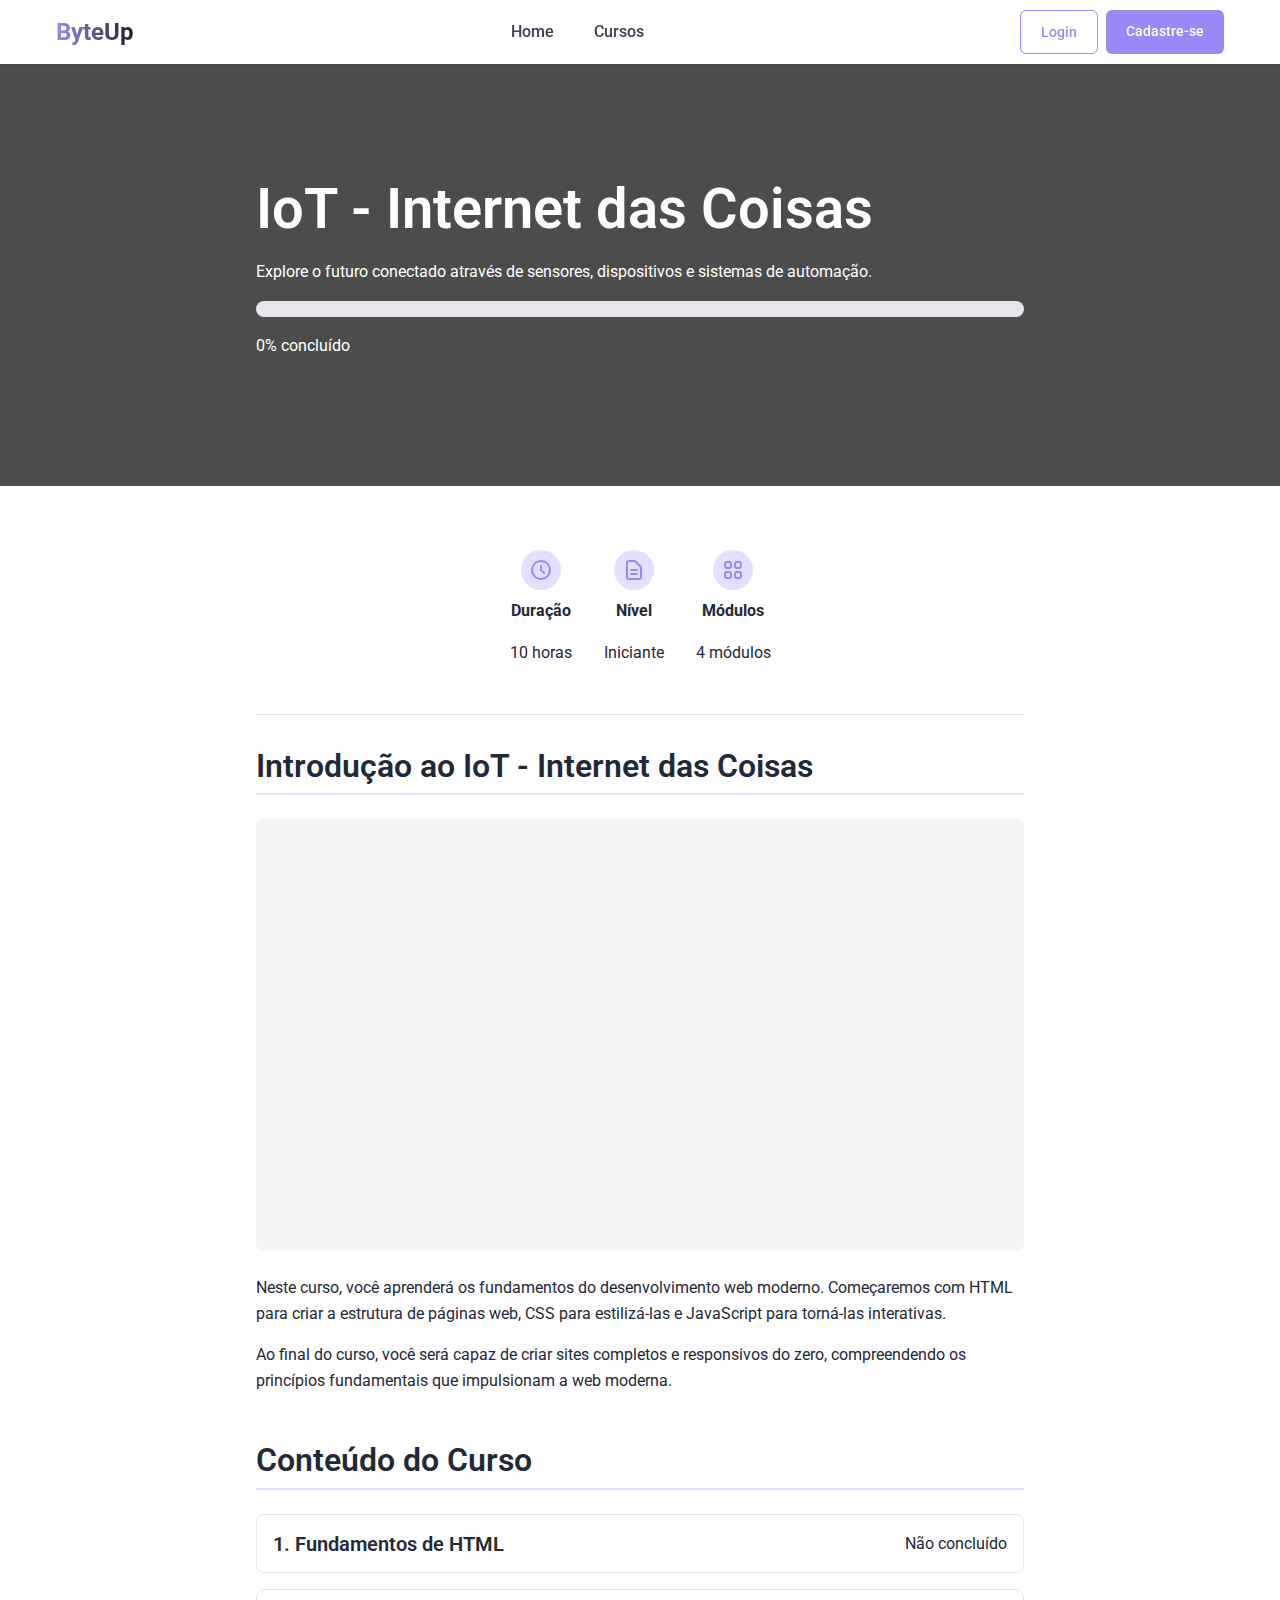
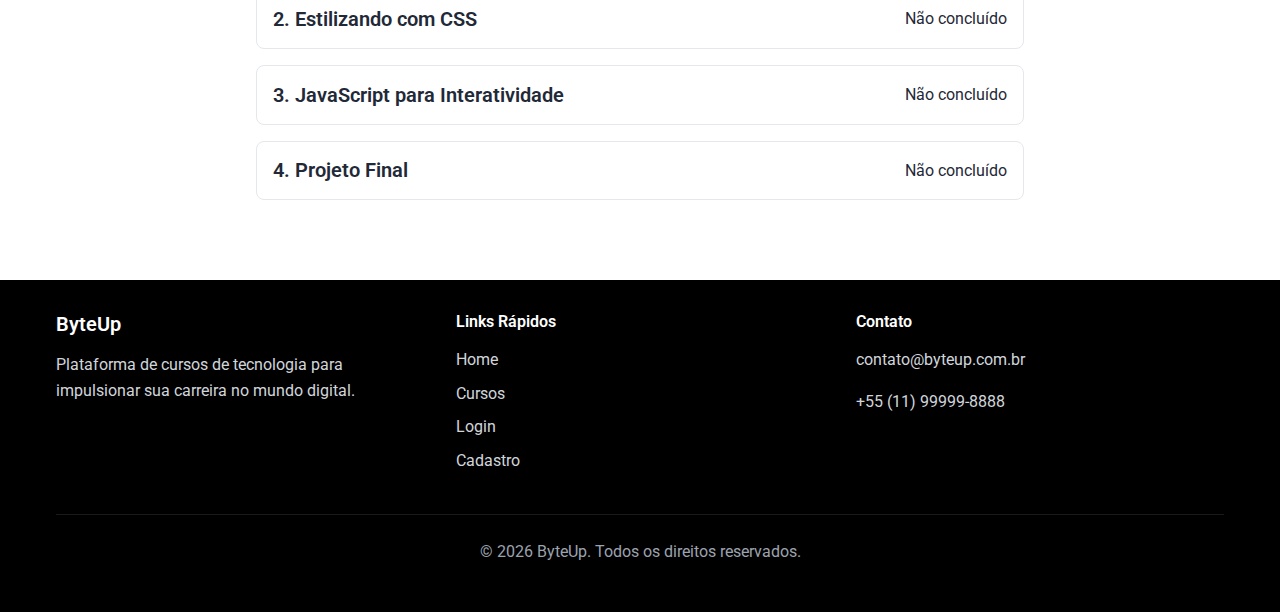
<file: assets/pages/courses/iot.html>
<!DOCTYPE html>
<html lang="pt-BR">

<head>
    <meta charset="UTF-8">
    <meta name="viewport" content="width=device-width, initial-scale=1.0">
    <title>IoT - Internet das Coisas - ByteUp</title>
    <meta name="description"
        content="Aprenda desenvolvimento web com HTML, CSS e JavaScript. Crie sites interativos do zero.">
    <link rel="stylesheet" href="/assets/css/styles.css">
    <link rel="preconnect" href="https://fonts.googleapis.com">
    <link rel="preconnect" href="https://fonts.gstatic.com" crossorigin>
    <link href="https://fonts.googleapis.com/css2?family=Inter:wght@300;400;500;600;700&display=swap" rel="stylesheet">
    <style>
        .course-hero {
            background: linear-gradient(rgba(0, 0, 0, 0.7), rgba(0, 0, 0, 0.7)),
                url('https://images.unsplash.com/photo-1518770660439-4636190af475?ixlib=rb-4.0.3&auto=format&fit=crop&w=600&q=80');
            background-size: cover;
            background-position: center;
            color: var(--white);
            padding: 5rem 0;
        }

        .course-content-container {
            max-width: 800px;
            margin: 0 auto;
            padding: 2rem 1rem;
        }

        .course-section {
            margin-bottom: 3rem;
        }

        .course-section h2 {
            text-align: left;
            margin-bottom: 1.5rem;
            padding-bottom: 0.5rem;
            border-bottom: 2px solid var(--byteup-light);
        }

        .video-container {
            position: relative;
            width: 100%;
            padding-bottom: 56.25%;
            /* 16:9 aspect ratio */
            height: 0;
            overflow: hidden;
            margin-bottom: 1.5rem;
            background-color: var(--gray-100);
            border-radius: 0.5rem;
        }

        .video-container iframe {
            position: absolute;
            top: 0;
            left: 0;
            width: 100%;
            height: 100%;
            border: none;
        }

        .topic-list {
            list-style-type: none;
            padding: 0;
        }

        .topic-item {
            padding: 1rem;
            margin-bottom: 1rem;
            border: 1px solid var(--gray-200);
            border-radius: 0.5rem;
            background-color: var(--white);
            cursor: pointer;
            transition: all 0.3s ease;
        }

        .topic-item:hover {
            border-color: var(--byteup-purple);
            transform: translateY(-2px);
        }

        .topic-header {
            display: flex;
            justify-content: space-between;
            align-items: center;
        }

        .topic-title {
            font-weight: 600;
            margin: 0;
        }

        .topic-content {
            margin-top: 1rem;
            display: none;
        }

        .topic-item.active .topic-content {
            display: block;
        }

        .course-info {
            display: flex;
            justify-content: center;
            flex-wrap: wrap;
            gap: 2rem;
            padding: 2rem 0;
            margin-bottom: 2rem;
            border-bottom: 1px solid var(--gray-200);
        }

        .info-item {
            display: flex;
            flex-direction: column;
            align-items: center;
            text-align: center;
        }

        .info-icon {
            margin-bottom: 0.5rem;
            width: 2.5rem;
            height: 2.5rem;
            display: flex;
            align-items: center;
            justify-content: center;
            background-color: var(--byteup-light);
            color: var(--byteup-purple);
            border-radius: 9999px;
        }

        .progress-container {
            width: 100%;
            height: 1rem;
            background-color: var(--gray-200);
            border-radius: 9999px;
            margin: 1rem 0;
        }

        .progress-bar {
            height: 100%;
            background-color: var(--byteup-purple);
            border-radius: 9999px;
            width: 0%;
            /* Will be updated by JavaScript */
            transition: width 0.3s ease;
        }
    </style>
</head>

<body data-course-id="iot">
    <header>
        <nav class="navbar">
            <div class="container">
                <div class="navbar-content">
                    <a href="../../../index.html" class="logo">ByteUp</a>

                    <div class="desktop-nav">
                        <a href="../../../index.html" class="nav-link">Home</a>
                        <a href="/assets/pages/courses.html" class="nav-link">Cursos</a>
                    </div>

                    <div class="desktop-buttons">
                        <a href="/assets/data/login.html" class="btn btn-outline">Login</a>
                        <a href="/assets/data/register.html" class="btn btn-primary">Cadastre-se</a>
                    </div>

                    <button id="mobile-menu-btn" class="mobile-menu-btn">
                        <span class="menu-icon"></span>
                    </button>
                </div>

                <div id="mobile-menu" class="mobile-menu">
                    <div class="mobile-nav">
                        <a href="../../../index.html" class="nav-link">Home</a>
                        <a href="/assets/pages/courses.html" class="nav-link">Cursos</a>
                    </div>
                    <div class="mobile-buttons">
                        <a href="/assets/data/login.html" class="btn btn-outline w-full">Login</a>
                        <a href="/assets/data/register.html" class="btn btn-primary w-full">Cadastre-se</a>
                    </div>
                </div>
            </div>
        </nav>
    </header>

    <main>
        <section class="course-hero">
            <div class="container">
                <div class="course-content-container">
                    <h1>IoT - Internet das Coisas</h1>
                    <p class="mb-4">Explore o futuro conectado através de sensores, dispositivos e sistemas de
                        automação.</p>

                    <div class="progress-container">
                        <div class="progress-bar" id="course-progress"></div>
                    </div>
                    <p id="progress-text">0% concluído</p>
                </div>
            </div>
        </section>

        <div class="course-content-container">
            <div class="course-info">
                <div class="info-item">
                    <div class="info-icon">
                        <svg xmlns="http://www.w3.org/2000/svg" fill="none" viewBox="0 0 24 24" stroke="currentColor"
                            width="24" height="24">
                            <path stroke-linecap="round" stroke-linejoin="round" stroke-width="2"
                                d="M12 8v4l3 3m6-3a9 9 0 11-18 0 9 9 0 0118 0z" />
                        </svg>
                    </div>
                    <p><strong>Duração</strong></p>
                    <p>10 horas</p>
                </div>

                <div class="info-item">
                    <div class="info-icon">
                        <svg xmlns="http://www.w3.org/2000/svg" fill="none" viewBox="0 0 24 24" stroke="currentColor"
                            width="24" height="24">
                            <path stroke-linecap="round" stroke-linejoin="round" stroke-width="2"
                                d="M9 12h6m-6 4h6m2 5H7a2 2 0 01-2-2V5a2 2 0 012-2h5.586a1 1 0 01.707.293l5.414 5.414a1 1 0 01.293.707V19a2 2 0 01-2 2z" />
                        </svg>
                    </div>
                    <p><strong>Nível</strong></p>
                    <p>Iniciante</p>
                </div>

                <div class="info-item">
                    <div class="info-icon">
                        <svg xmlns="http://www.w3.org/2000/svg" fill="none" viewBox="0 0 24 24" stroke="currentColor"
                            width="24" height="24">
                            <path stroke-linecap="round" stroke-linejoin="round" stroke-width="2"
                                d="M4 6a2 2 0 012-2h2a2 2 0 012 2v2a2 2 0 01-2 2H6a2 2 0 01-2-2V6zM14 6a2 2 0 012-2h2a2 2 0 012 2v2a2 2 0 01-2 2h-2a2 2 0 01-2-2V6zM4 16a2 2 0 012-2h2a2 2 0 012 2v2a2 2 0 01-2 2H6a2 2 0 01-2-2v-2zM14 16a2 2 0 012-2h2a2 2 0 012 2v2a2 2 0 01-2 2h-2a2 2 0 01-2-2v-2z" />
                        </svg>
                    </div>
                    <p><strong>Módulos</strong></p>
                    <p>4 módulos</p>
                </div>
            </div>

            <section class="course-section">
                <h2>Introdução ao IoT - Internet das Coisas</h2>

                <div class="video-container">
                    <!-- Placeholder for video - in a real app, this would be a real video -->
                    <iframe src="https://www.youtube.com/embed/dQw4w9WgXcQ" allowfullscreen></iframe>
                </div>

                <p>Neste curso, você aprenderá os fundamentos do desenvolvimento web moderno. Começaremos com HTML para
                    criar a
                    estrutura de páginas web, CSS para estilizá-las e JavaScript para torná-las interativas.</p>

                <p>Ao final do curso, você será capaz de criar sites completos e responsivos do zero, compreendendo os
                    princípios fundamentais que impulsionam a web moderna.</p>
            </section>

            <section class="course-section">
                <h2>Conteúdo do Curso</h2>

                <ul class="topic-list">
                    <li class="topic-item" data-id="html-basics">
                        <div class="topic-header">
                            <h3 class="topic-title">1. Fundamentos de HTML</h3>
                            <span class="complete-status">Não concluído</span>
                        </div>
                        <div class="topic-content">
                            <p>HTML (HyperText Markup Language) é a linguagem padrão para criar páginas web. Neste
                                módulo, você
                                aprenderá:</p>
                            <ul>
                                <li>Estrutura básica de um documento HTML</li>
                                <li>Tags e elementos HTML</li>
                                <li>Atributos HTML</li>
                                <li>Links e navegação</li>
                                <li>Inserção de imagens e mídia</li>
                                <li>Tabelas e formulários</li>
                            </ul>
                            <button class="btn btn-primary mt-4 complete-button" data-id="html-basics">Marcar como
                                concluído</button>
                        </div>
                    </li>

                    <li class="topic-item" data-id="css-basics">
                        <div class="topic-header">
                            <h3 class="topic-title">2. Estilizando com CSS</h3>
                            <span class="complete-status">Não concluído</span>
                        </div>
                        <div class="topic-content">
                            <p>CSS (Cascading Style Sheets) é usado para estilizar e formatar o conteúdo HTML. Neste
                                módulo, você
                                aprenderá:</p>
                            <ul>
                                <li>Sintaxe CSS e seletores</li>
                                <li>Propriedades de texto e cores</li>
                                <li>Box model e posicionamento</li>
                                <li>Flexbox e Grid Layout</li>
                                <li>Animações e transições</li>
                                <li>Design responsivo e media queries</li>
                            </ul>
                            <button class="btn btn-primary mt-4 complete-button" data-id="css-basics">Marcar como
                                concluído</button>
                        </div>
                    </li>

                    <li class="topic-item" data-id="js-basics">
                        <div class="topic-header">
                            <h3 class="topic-title">3. JavaScript para Interatividade</h3>
                            <span class="complete-status">Não concluído</span>
                        </div>
                        <div class="topic-content">
                            <p>JavaScript é a linguagem de programação que torna as páginas web interativas. Neste
                                módulo, você
                                aprenderá:</p>
                            <ul>
                                <li>Sintaxe básica de JavaScript</li>
                                <li>Variáveis, tipos de dados e operadores</li>
                                <li>Estruturas de controle de fluxo</li>
                                <li>Funções e escopo</li>
                                <li>Manipulação do DOM</li>
                                <li>Eventos e listeners</li>
                                <li>Requisições AJAX</li>
                            </ul>
                            <button class="btn btn-primary mt-4 complete-button" data-id="js-basics">Marcar como
                                concluído</button>
                        </div>
                    </li>

                    <li class="topic-item" data-id="project">
                        <div class="topic-header">
                            <h3 class="topic-title">4. Projeto Final</h3>
                            <span class="complete-status">Não concluído</span>
                        </div>
                        <div class="topic-content">
                            <p>Neste módulo final, você aplicará todos os conhecimentos adquiridos para criar um site
                                completo do
                                zero. O projeto incluirá:</p>
                            <ul>
                                <li>Planejamento e wireframing</li>
                                <li>Estruturação com HTML semântico</li>
                                <li>Estilização com CSS moderno</li>
                                <li>Implementação de funcionalidades com JavaScript</li>
                                <li>Testes e otimização</li>
                                <li>Publicação do site</li>
                            </ul>
                            <button class="btn btn-primary mt-4 complete-button" data-id="project">Marcar como
                                concluído</button>
                        </div>
                    </li>
                </ul>
            </section>
        </div>
    </main>

    <footer>
        <div class="container">
            <div class="footer-grid">
                <div class="footer-column">
                    <h3>ByteUp</h3>
                    <p>Plataforma de cursos de tecnologia para impulsionar sua carreira no mundo digital.</p>
                </div>

                <div class="footer-column">
                    <h4>Links Rápidos</h4>
                    <ul>
                        <li><a href="../../../../index.html">Home</a></li>
                        <li><a href="/assets/pages/courses.html">Cursos</a></li>
                        <li><a href="/assets/data/login.html">Login</a></li>
                        <li><a href="/assets/data/register.html">Cadastro</a></li>
                    </ul>
                </div>

                <div class="footer-column">
                    <h4>Contato</h4>
                    <p>contato@byteup.com.br</p>
                    <p>+55 (11) 99999-8888</p>
                </div>
            </div>

            <div class="footer-bottom">
                <p>&copy; <span id="current-year"></span> ByteUp. Todos os direitos reservados.</p>
            </div>
        </div>
    </footer>

    <script src="/assets/js/script.js"></script>
    <script>
        document.addEventListener('DOMContentLoaded', function () {
            // Set current year
            document.getElementById('current-year').textContent = new Date().getFullYear();

            // Topic expand/collapse functionality
            const topicItems = document.querySelectorAll('.topic-item');

            // Definir o ID do curso atual (exemplo: "dev-systems")
            const courseId = document.body.getAttribute('data-course-id') || 'default-course';
            const storageKey = `${courseId}-progress`;

            topicItems.forEach(item => {
                const header = item.querySelector('.topic-header');

                header.addEventListener('click', () => {
                    // Close all other items
                    topicItems.forEach(otherItem => {
                        if (otherItem !== item && otherItem.classList.contains('active')) {
                            otherItem.classList.remove('active');
                        }
                    });

                    // Toggle current item
                    item.classList.toggle('active');
                });
            });

            // Progress tracking
            const completeButtons = document.querySelectorAll('.complete-button');
            const progressBar = document.getElementById('course-progress');
            const progressText = document.getElementById('progress-text');
            const totalTopics = completeButtons.length;

            // Check localStorage for saved progress
            let completedTopics = JSON.parse(localStorage.getItem(storageKey)) || []; // <-- ALTERADO

            // Update UI based on saved progress
            updateProgress();

            completeButtons.forEach(button => {
                const topicId = button.getAttribute('data-id');
                const topicItem = document.querySelector(`.topic-item[data-id="${topicId}"]`);
                const statusSpan = topicItem.querySelector('.complete-status');

                // Set initial state based on localStorage
                if (completedTopics.includes(topicId)) {
                    statusSpan.textContent = 'Concluído';
                    statusSpan.style.color = 'var(--byteup-purple)';
                    button.textContent = 'Marcar como não concluído';
                }

                button.addEventListener('click', () => {
                    if (completedTopics.includes(topicId)) {
                        // Remove from completed
                        completedTopics = completedTopics.filter(id => id !== topicId);
                        statusSpan.textContent = 'Não concluído';
                        statusSpan.style.color = '';
                        button.textContent = 'Marcar como concluído';
                    } else {
                        // Add to completed
                        completedTopics.push(topicId);
                        statusSpan.textContent = 'Concluído';
                        statusSpan.style.color = 'var(--byteup-purple)';
                        button.textContent = 'Marcar como não concluído';
                    }

                    // Save to localStorage
                    localStorage.setItem(storageKey, JSON.stringify(completedTopics)); // <-- ALTERADO

                    // Update progress display
                    updateProgress();
                });
            });

            function updateProgress() {
                const progressPercentage = (completedTopics.length / totalTopics) * 100;
                progressBar.style.width = `${progressPercentage}%`;
                progressText.textContent = `${Math.round(progressPercentage)}% concluído`;
            }
        });
    </script>
</body>

</html>
</file>
<file: assets/css/styles.css>
@import url('https://fonts.googleapis.com/css2?family=Roboto:ital,wght@0,100..900;1,100..900&display=swap');

/* base estilos */
:root {
    --byteup-blue: #000000;
    --byteup-purple: #9b87f5;
    --byteup-dark: #1A1F2C;
    --byteup-light: #E5DEFF;
    --white: #FFFFFF;
    --gray-50: #F9FAFB;
    --gray-100: #F3F4F6;
    --gray-200: #E5E7EB;
    --gray-300: #D1D5DB;
    --gray-400: #9CA3AF;
    --gray-500: #6B7280;
    --gray-600: #4B5563;
    --gray-700: #374151;
    --gray-800: #1F2937;
    --gray-900: #111827;
  }
  
  * {
    margin: 0;
    padding: 0;
    box-sizing: border-box;
  }
  
  body {
    font-family: "Roboto", sans-serif;
    color: var(--gray-800);
    line-height: 1.6;
    background-color: var(--white);
  }
  
  .container {
    width: 100%;
    max-width: 1200px;
    margin: 0 auto;
    padding: 0 1rem;
  }
  
  h1, h2, h3, h4, h5, h6 {
    font-weight: 600;
    line-height: 1.2;
    margin-bottom: 1rem;
  }
  
  h1 {
    font-size: 2.5rem;
  }
  
  h2 {
    font-size: 2rem;
    text-align: center;
    margin-bottom: 2rem;
  }
  
  h3 {
    font-size: 1.25rem;
    margin-bottom: 0.75rem;
  }
  
  p {
    margin-bottom: 1rem;
  }
  
  a {
    text-decoration: none;
    color: inherit;
  }
  
  .text-center {
    text-align: center;
  }
  
  .mt-12 {
    margin-top: 3rem;
  }
  
  .w-full {
    width: 100%;
  }
  
  /* Text Gradient */
  .text-gradient {
    background: linear-gradient(to right, var(--byteup-purple), var(--byteup-dark));
    -webkit-background-clip: text;
    background-clip: text;
    color: transparent;
  }
  
  .highlight {
    color: var(--byteup-light);
  }
  
  /* Buttons */
  .btn {
    display: inline-block;
    padding: 0.625rem 1.25rem;
    font-weight: 500;
    border-radius: 0.375rem;
    transition: all 0.3s ease;
    cursor: pointer;
    text-align: center;
    font-size: 0.875rem;
  }
  
  .btn-primary {
    background-color: var(--byteup-purple);
    color: var(--white);
    border: none;
  }
  
  .btn-primary:hover {
    background-color: var(--byteup-dark);
  }
  
  .btn-outline {
    background-color: transparent;
    border: 1px solid var(--byteup-purple);
    color: var(--byteup-purple);
  }
  
  .btn-outline:hover {
    background-color: var(--byteup-light);
  }
  
  .btn-light {
    background-color: var(--white);
    color: var(--byteup-purple);
    border: none;
  }
  
  .btn-light:hover {
    background-color: var(--byteup-light);
  }
  
  .btn-outline-light {
    background-color: transparent;
    border: 1px solid var(--white);
    color: var(--white);
  }
  
  .btn-outline-light:hover {
    background-color: rgba(255, 255, 255, 0.1);
  }
  
  /* Navigation */
  .navbar {
    background-color: var(--white);
    box-shadow: 0 2px 4px rgba(0, 0, 0, 0.05);
    position: sticky;
    top: 0;
    z-index: 100;
  }
  
  .navbar-content {
    height: 4rem;
    display: flex;
    justify-content: space-between;
    align-items: center;
  }
  
  .logo {
    font-size: 1.5rem;
    font-weight: 700;
    background: linear-gradient(to right, var(--byteup-purple), var(--byteup-dark));
    -webkit-background-clip: text;
    background-clip: text;
    color: transparent;
  }
  
  .desktop-nav {
    display: none;
  }
  
  .desktop-buttons {
    display: none;
  }
  
  .nav-link {
    padding: 0.5rem 0.75rem;
    border-radius: 0.375rem;
    font-weight: 500;
    color: var(--gray-700);
    transition: all 0.3s ease;
  }
  
  .nav-link:hover {
    color: var(--byteup-purple);
    background-color: var(--gray-50);
  }
  
  .mobile-menu-btn {
    display: flex;
    align-items: center;
    justify-content: center;
    padding: 0.5rem;
    background: none;
    border: none;
    cursor: pointer;
  }
  
  .menu-icon {
    display: block;
    position: relative;
    width: 24px;
    height: 3px;
    background-color: var(--gray-700);
    transition: background-color 0.3s;
  }
  
  .menu-icon::before,
  .menu-icon::after {
    content: '';
    position: absolute;
    width: 24px;
    height: 3px;
    background-color: var(--gray-700);
    transition: transform 0.3s;
  }
  
  .menu-icon::before {
    top: -8px;
  }
  
  .menu-icon::after {
    bottom: -8px;
  }
  
  .menu-open .menu-icon {
    background-color: transparent;
  }
  
  .menu-open .menu-icon::before {
    transform: rotate(45deg);
    top: 0;
  }
  
  .menu-open .menu-icon::after {
    transform: rotate(-45deg);
    bottom: 0;
  }
  
  .mobile-menu {
    display: none;
    padding: 1rem 0;
    border-top: 1px solid var(--gray-200);
  }
  
  .mobile-menu.active {
    display: block;
  }
  
  .mobile-nav {
    display: flex;
    flex-direction: column;
    gap: 0.5rem;
    margin-bottom: 1rem;
  }
  
  .mobile-buttons {
    display: flex;
    flex-direction: column;
    gap: 0.5rem;
  }
  
  /* Hero Section */
  .hero {
    background: linear-gradient(to right, var(--byteup-blue), var(--byteup-purple));
    color: var(--white);
    padding: 5rem 0;
    text-align: center;
  }
  
  .hero-content {
    max-width: 768px;
    margin: 0 auto;
  }
  
  .hero h1 {
    font-size: 2.5rem;
    margin-bottom: 1.5rem;
  }
  
  .hero p {
    font-size: 1.2rem;
    margin-bottom: 2rem;
    opacity: 0.9;
  }
  
  .hero-buttons {
    display: flex;
    flex-direction: column;
    gap: 1rem;
    align-items: center;
    justify-content: center;
  }
  
  /* Courses Section */
  .featured-courses {
    padding: 4rem 0;
    background-color: var(--gray-50);
  }
  
  .courses-grid {
    display: grid;
    grid-template-columns: 1fr;
    gap: 2rem;
  }
  
  .course-card {
    background-color: var(--white);
    border-radius: 0.5rem;
    overflow: hidden;
    box-shadow: 0 4px 6px rgba(0, 0, 0, 0.05);
    transition: transform 0.3s ease, box-shadow 0.3s ease;
    display: flex;
    flex-direction: column;
    height: 100%;
  }
  
  .course-card:hover {
    transform: translateY(-5px);
    box-shadow: 0 10px 15px rgba(0, 0, 0, 0.1);
  }
  
  .course-image {
    width: 100%;
    aspect-ratio: 16 / 9;
    overflow: hidden;
  }
  
  .course-image img {
    width: 100%;
    height: 100%;
    object-fit: cover;
  }
  
  .course-header {
    padding: 1.5rem 1.5rem 0.5rem;
  }
  
  .course-category {
    display: inline-block;
    font-size: 0.75rem;
    background-color: var(--byteup-light);
    color: var(--byteup-dark);
    padding: 0.25rem 0.75rem;
    border-radius: 9999px;
  }
  
  .course-content {
    padding: 0 1.5rem;
    flex-grow: 1;
  }
  
  .course-content p {
    font-size: 0.875rem;
    color: var(--gray-600);
  }
  
  .course-footer {
    padding: 1.5rem;
  }
  
  /* Why Choose Us Section */
  .why-choose-us {
    padding: 4rem 0;
  }
  
  .features-grid {
    display: grid;
    grid-template-columns: 1fr;
    gap: 2rem;
  }
  
  .feature-card {
    text-align: center;
    padding: 1.5rem;
    border-radius: 0.5rem;
    border: 1px solid var(--gray-100);
    box-shadow: 0 4px 6px rgba(0, 0, 0, 0.02);
  }
  
  .feature-icon {
    width: 4rem;
    height: 4rem;
    background-color: var(--byteup-light);
    color: var(--byteup-purple);
    border-radius: 9999px;
    display: flex;
    align-items: center;
    justify-content: center;
    margin: 0 auto 1rem;
  }
  
  .feature-icon svg {
    width: 2rem;
    height: 2rem;
  }
  
  .feature-card p {
    color: var(--gray-600);
    font-size: 0.875rem;
  }
  
  /* Footer */
  footer {
    background-color: var(--byteup-blue);
    color: var(--white);
    padding: 2rem 0;
  }
  
  .footer-grid {
    display: grid;
    grid-template-columns: 1fr;
    gap: 2rem;
  }
  
  .footer-column h3,
  .footer-column h4 {
    margin-bottom: 1rem;
  }
  
  .footer-column p,
  .footer-column li {
    color: var(--gray-300);
  }
  
  .footer-column ul {
    list-style: none;
  }
  
  .footer-column li {
    margin-bottom: 0.5rem;
  }
  
  .footer-column a {
    transition: color 0.3s ease;
  }
  
  .footer-column a:hover {
    color: var(--white);
  }
  
  .footer-bottom {
    border-top: 1px solid rgba(255, 255, 255, 0.1);
    margin-top: 2rem;
    padding-top: 1.5rem;
    text-align: center;
    color: var(--gray-400);
  }
  
  /* Animations */
  .fade-in {
    opacity: 0;
    animation: fadeIn 0.8s ease-out forwards;
  }
  
  @keyframes fadeIn {
    from {
      opacity: 0;
    }
    to {
      opacity: 1;
    }
  }
  
  /* Responsive Styles */
  @media (min-width: 640px) {
    h1 {
      font-size: 3rem;
    }
    
    .hero-buttons {
      flex-direction: row;
    }
    
    .courses-grid {
      grid-template-columns: repeat(2, 1fr);
    }
    
    .features-grid {
      grid-template-columns: repeat(2, 1fr);
    }
    
    .footer-grid {
      grid-template-columns: repeat(2, 1fr);
    }
  }
  
  @media (min-width: 768px) {
    h1 {
      font-size: 3.5rem;
    }
    
    .desktop-nav {
      display: flex;
      gap: 1rem;
    }
    
    .desktop-buttons {
      display: flex;
      gap: 0.5rem;
    }
    
    .mobile-menu-btn {
      display: none;
    }
    
    .courses-grid {
      grid-template-columns: repeat(3, 1fr);
    }
    
    .features-grid {
      grid-template-columns: repeat(3, 1fr);
    }
    
    .footer-grid {
      grid-template-columns: repeat(3, 1fr);
    }
  }
</file>
